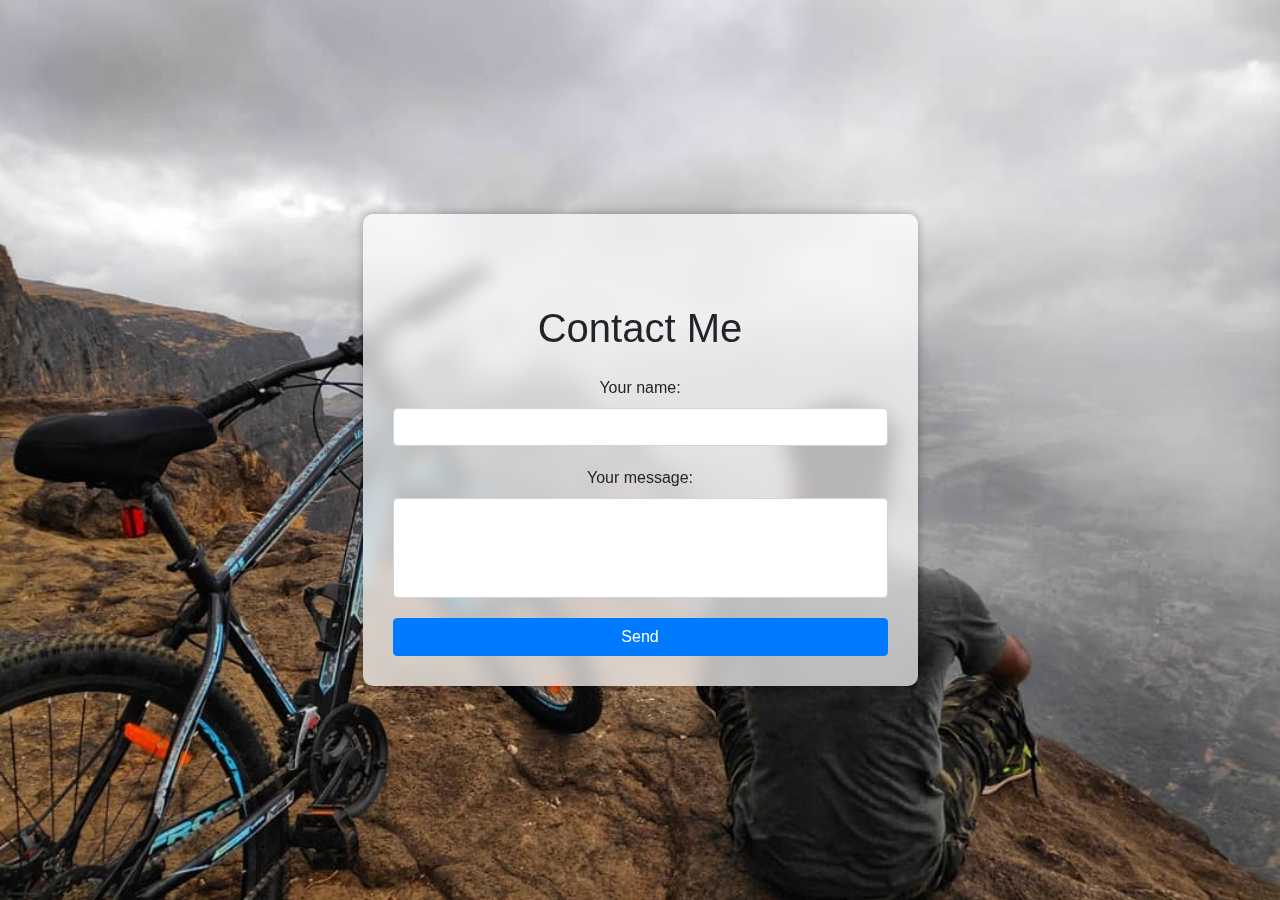
<file: contact.html>
<!DOCTYPE html>
<html lang="en">
<head>
    <meta charset="UTF-8">
    <meta name="viewport" content="width=device-width, initial-scale=1.0">
    <title>Contact Form</title>
    <!-- Bootstrap CSS CDN -->
    <link rel="stylesheet" href="https://stackpath.bootstrapcdn.com/bootstrap/4.5.2/css/bootstrap.min.css">
    <style>
        body {
            background: url('/media/posts/202101/136986458_100417321979219_4411518864004180926_n_18068172640251024.jpg') no-repeat center center fixed;
            background-size: cover;
            margin: 0;
            position: relative;

        }

        .overlay {
            position: absolute;
            top: 0;
            left: 0;
            width: 100%;
            height: 100%;
            filter: blur(5px); /* Adjust the blur intensity as needed */

            /* background: rgba(0, 0, 0, 0.5); */
            z-index: -1; /* Place it behind the content */
        }

        .center-container {
            display: flex;
            justify-content: center;
            align-items: center;
            height: 100vh;
        }

        .contact-form {
            position: relative;
            border-radius: 10px;
            box-shadow: 0 0 10px rgba(0, 0, 0, 0.3);
            padding: 30px;
            text-align: center;
            backdrop-filter: blur(10px); /* Adjust the blur intensity as needed */
            background-color: rgba(255, 255, 255, 0.7); /* Adjust the transparency as needed */
        }

        .form-content {
            padding-top: 60px;
        }

        .form-group {
            margin-bottom: 20px;
        }

        #message {
            height: 100px;
            resize: none;
        }

        .btn-primary {
            background-color: #007bff;
            border-color: #007bff;
        }

        .btn-primary:hover {
            background-color: #0056b3;
            border-color: #0056b3;
        }
    </style>
</head>
<body>

    <div class="overlay"></div>

    <!-- Contact Form -->
    <div class="container center-container">
        <div class="col-md-6 contact-form">

            <!-- Form Content -->
            <div class="form-content">
                <h1 class="text-center mb-4">Contact Me</h1>

                <form action="https://formspree.io/f/mqkrllkk" method="POST" onsubmit="addEmailExtension()">
                    <div class="form-group">
                        <label for="name">Your name:</label>
                        <input type="text" class="form-control" id="name" name="name">
                    </div>

                    <div class="form-group">
                        <label for="message">Your message:</label>
                        <textarea class="form-control" id="message" name="message" rows="4" required></textarea>
                    </div>

                    <button type="submit" class="btn btn-primary btn-block">Send</button>
                </form>
            </div>
        </div>
    </div>

    <!-- Bootstrap JS and Popper.js CDN -->
    <script src="https://code.jquery.com/jquery-3.5.1.slim.min.js"></script>
    <script src="https://cdn.jsdelivr.net/npm/@popperjs/core@2.9.2/dist/umd/popper.min.js"></script>
    <script src="https://stackpath.bootstrapcdn.com/bootstrap/4.5.2/js/bootstrap.min.js"></script>

    <script>
        // Add "@email.com" to the name input when submitting the form
        function addEmailExtension() {
            var nameInput = document.getElementById('name');
            nameInput.value = nameInput.value.trim() + '@email.com';
        }
    </script>

</body>
</html>
</file>
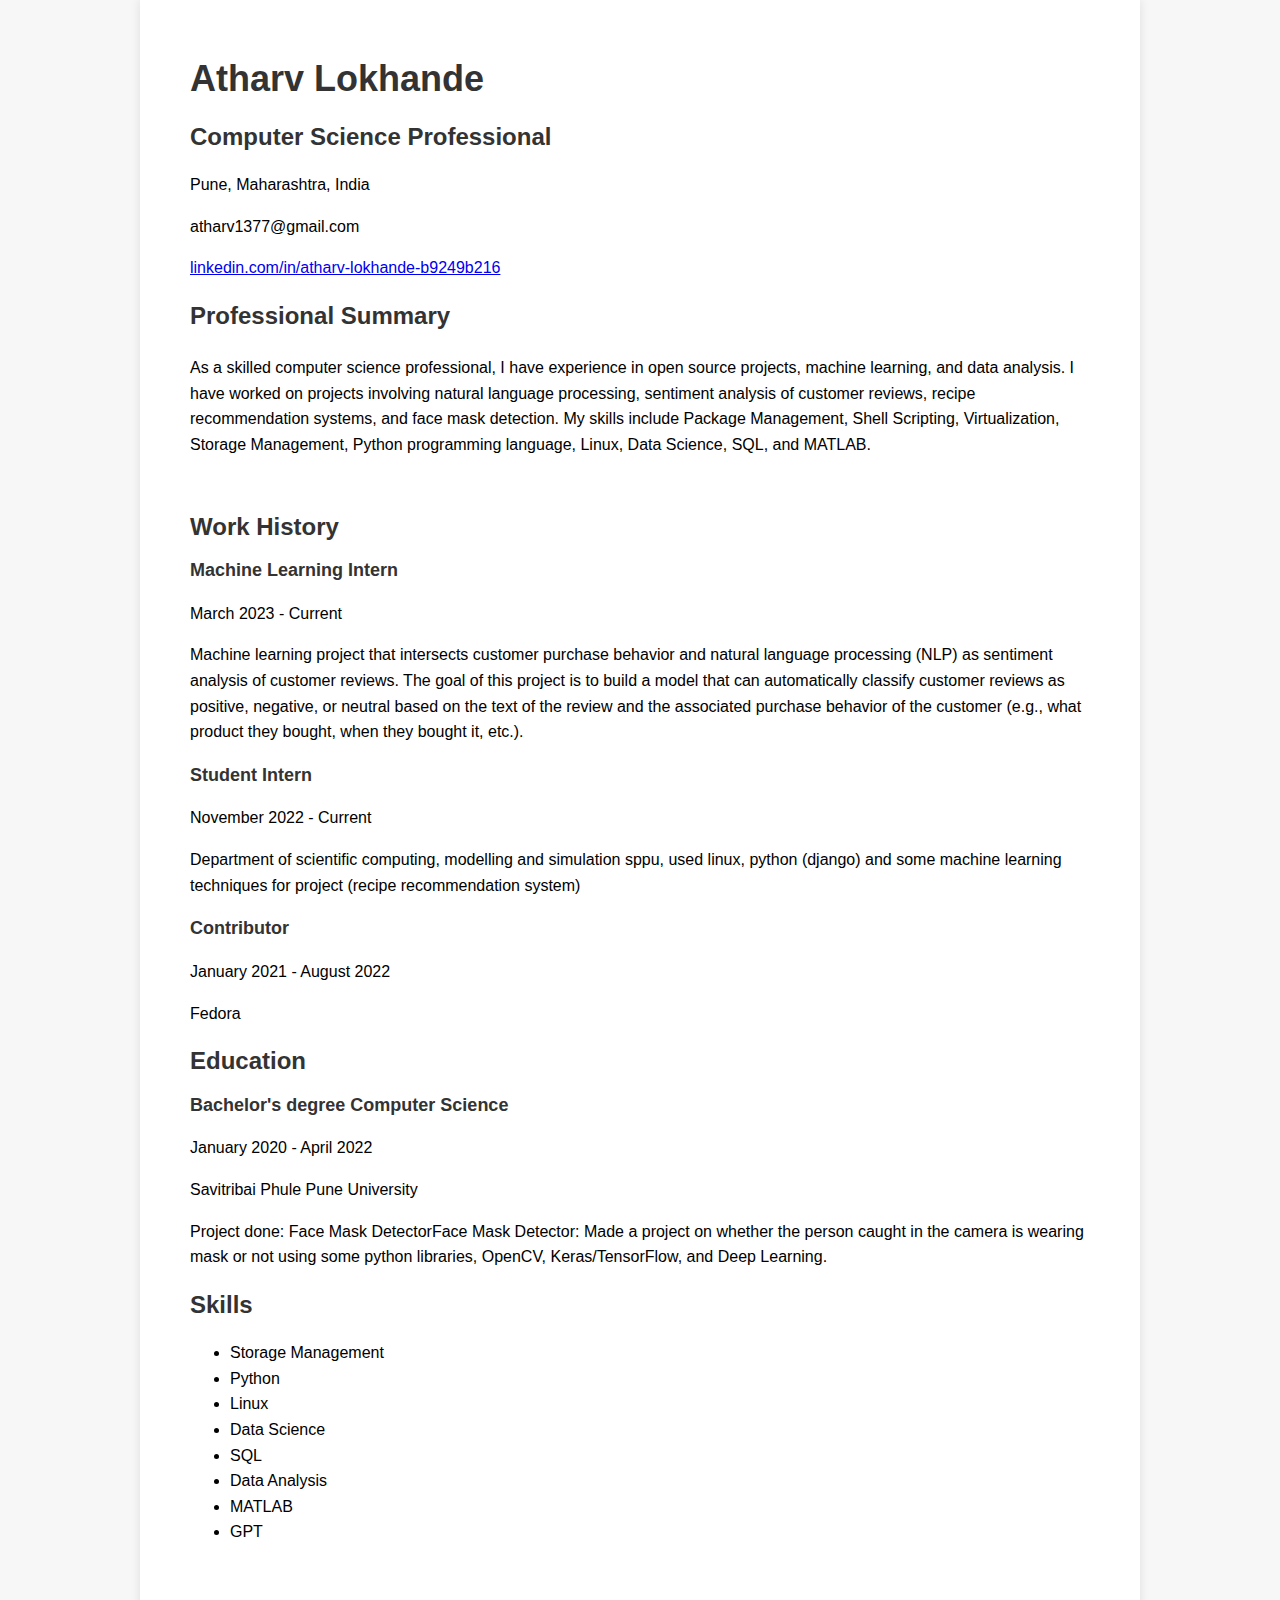
<file: resume.html>
<!DOCTYPE html>
<html>
<head>
	<meta charset="UTF-8">
	<title>Atharv Lokhande - Resume</title>
	<style>
		body {
			font-family: 'Roboto', sans-serif;
			font-size: 16px;
			line-height: 1.6;
			background-color: #f7f7f7;
			margin: 0;
			padding: 0;
		}
		h1, h2, h3 {
			margin: 0;
			padding: 0;
		}
		h1 {
			font-size: 36px;
			font-weight: bold;
			color: #333;
			margin-bottom: 10px;
		}
		h2 {
			font-size: 24px;
			font-weight: bold;
			color: #333;
			margin-bottom: 10px;
		}
		h3 {
			font-size: 18px;
			font-weight: bold;
			color: #333;
			margin-bottom: 10px;
		}
		.container {
			max-width: 900px;
			margin: 0 auto;
			padding: 50px;
			background-color: #fff;
			box-shadow: 0px 0px 10px rgba(0,0,0,0.1);
		}
		.section {
			margin-bottom: 50px;
		}
		.section-title {
			font-size: 24px;
			font-weight: bold;
			color: #333;
			margin-bottom: 20px;
		}
		.job-title {
			font-size: 18px;
			font-weight: bold;
			color: #333;
			margin-bottom: 10px;
		}
		.job-date {
			color: #999;
			font-size: 14px;
			margin-bottom: 10px;
		}
		.job-location {
			color: #999;
			font-size: 14px;
			margin-bottom: 10px;
		}
		.job-description {
			color: #333;
			font-size: 16px;
			line-height: 1.6;
			margin-bottom: 20px;
		}
		.skills {
			display: flex;
			flex-wrap: wrap;
			margin-bottom: 50px;
		}
		.skill {
			background-color: #eee;
			padding: 10px 15px;
			border-radius: 5px;
			margin-right: 10px;
			margin-bottom: 10px;
		}
		.skill:last-child {
			margin-right: 0;
		}
	</style>
</head>
<body>
	<div class="container">
		<header>
			<h1>Atharv Lokhande</h1>
			<h2>Computer Science Professional</h2>
			<p>Pune, Maharashtra, India</p>
			<p>atharv1377@gmail.com</p>
			<p><a href="linkedin.com/in/atharv-lokhande-b9249b216">linkedin.com/in/atharv-lokhande-b9249b216</a></p>
		</header>
		<main>
			<section class="section">
				<h3 class="section-title">Professional Summary</h3>
				

        <p>As a skilled computer science professional, I have experience in open source projects, machine learning, and data analysis. I have worked on projects involving natural language processing, sentiment analysis of customer reviews, recipe recommendation systems, and face mask detection. My skills include Package Management, Shell Scripting, Virtualization, Storage Management, Python programming language, Linux, Data Science, SQL, and MATLAB.</p>
      </section>

      <section>
        <h2>Work History</h2>
        <article>
          <h3>Machine Learning Intern</h3>
          <p>March 2023 - Current</p>
          <p>Machine learning project that intersects customer purchase behavior and natural language processing (NLP) as sentiment analysis of customer reviews. The goal of this project is to build a model that can automatically classify customer reviews as positive, negative, or neutral based on the text of the review and the associated purchase behavior of the customer (e.g., what product they bought, when they bought it, etc.).</p>
        </article>

        <article>
          <h3>Student Intern</h3>
          <p>November 2022 - Current</p>
          <p>Department of scientific computing, modelling and simulation sppu, used linux, python (django) and some machine learning techniques for project (recipe recommendation system)</p>
        </article>

        <article>
          <h3>Contributor</h3>
          <p>January 2021 - August 2022</p>
          <p>Fedora</p>
        </article>
      </section>

      <section>
        <h2>Education</h2>
        <article>
          <h3>Bachelor's degree Computer Science</h3>
          <p>January 2020 - April 2022</p>
          <p>Savitribai Phule Pune University</p>
          <p>Project done: Face Mask DetectorFace Mask Detector: Made a project on whether the person caught in the camera is wearing mask or not using some python libraries, OpenCV, Keras/TensorFlow, and Deep Learning.</p>
        </article>
      </section>

      <section>
        <h2>Skills</h2>
        <ul>
          <li>Storage Management</li>
          <li>Python</li>
          <li>Linux</li>
          <li>Data Science</li>
          <li>SQL</li>
          <li>Data Analysis</li>
          <li>MATLAB</li>
          <li>GPT</li>
        </ul>
      </section>
    </main>
  </body>
  </html>
</file>
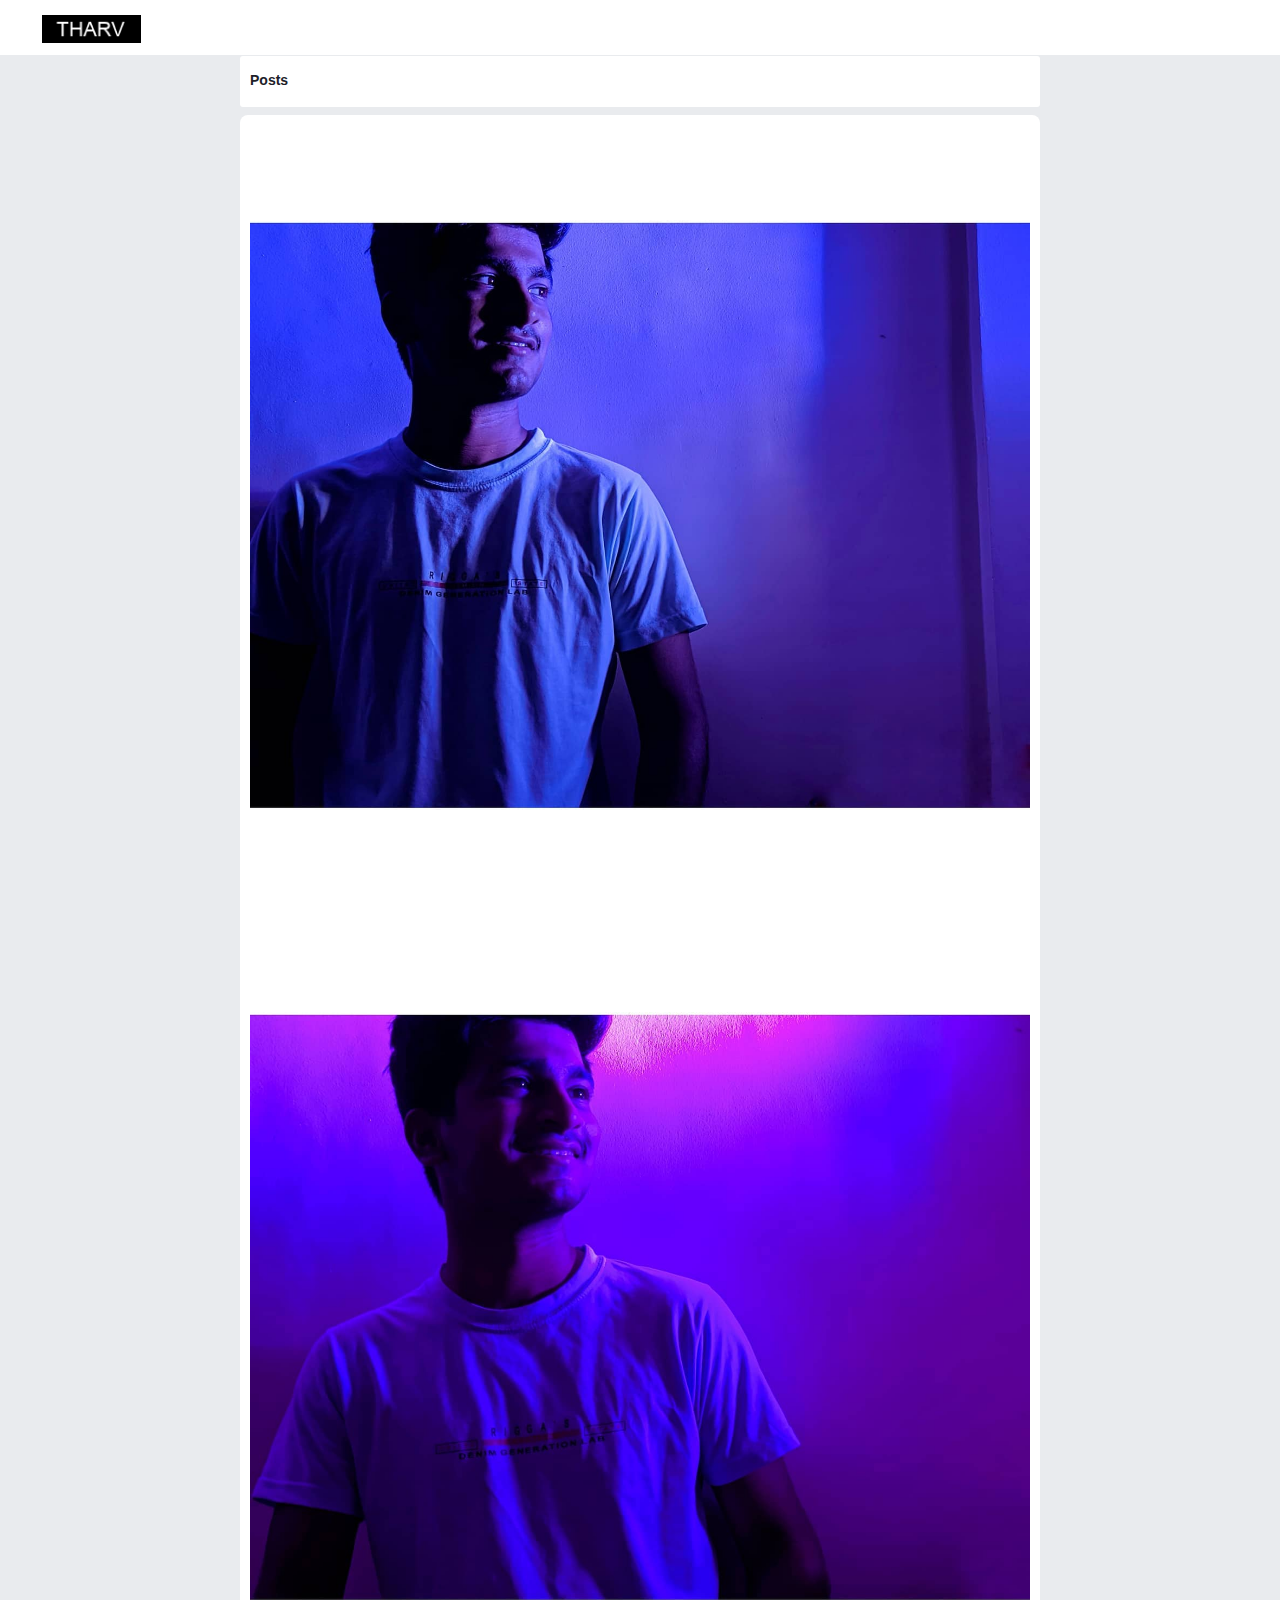
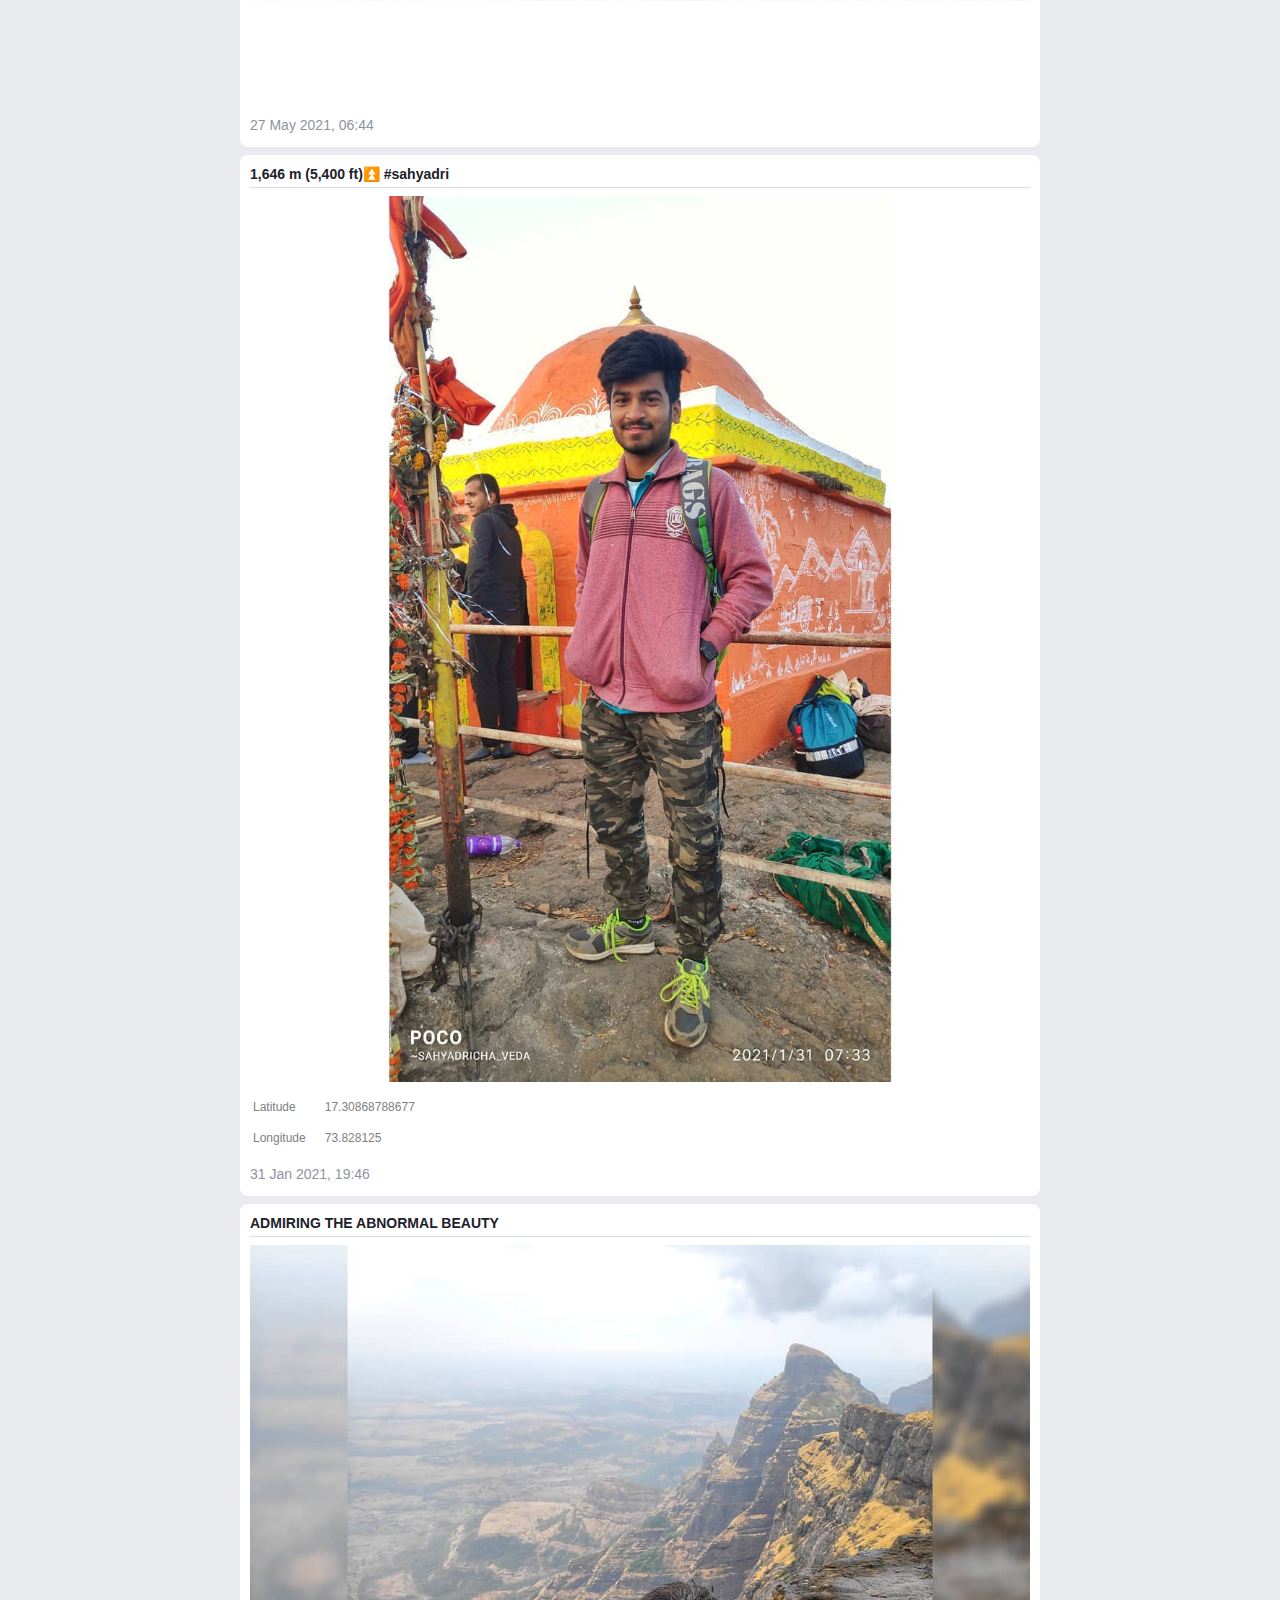
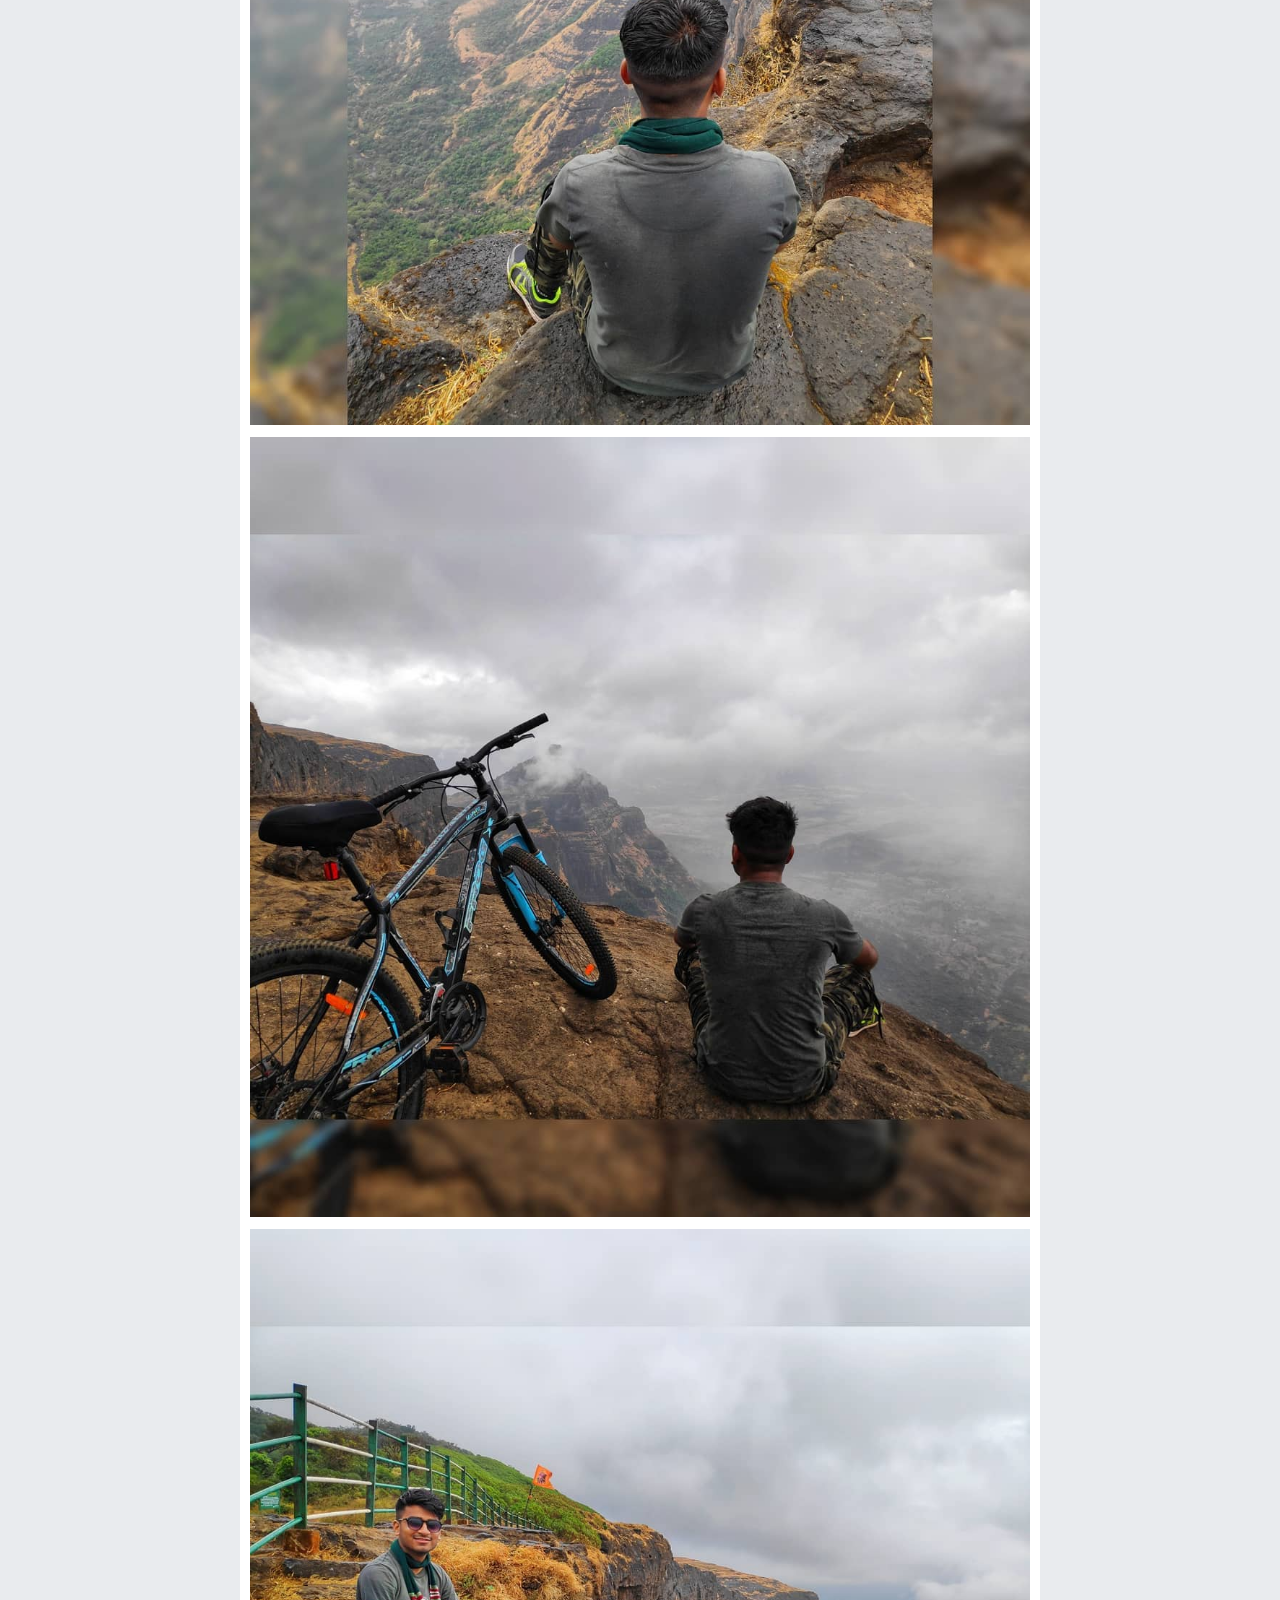
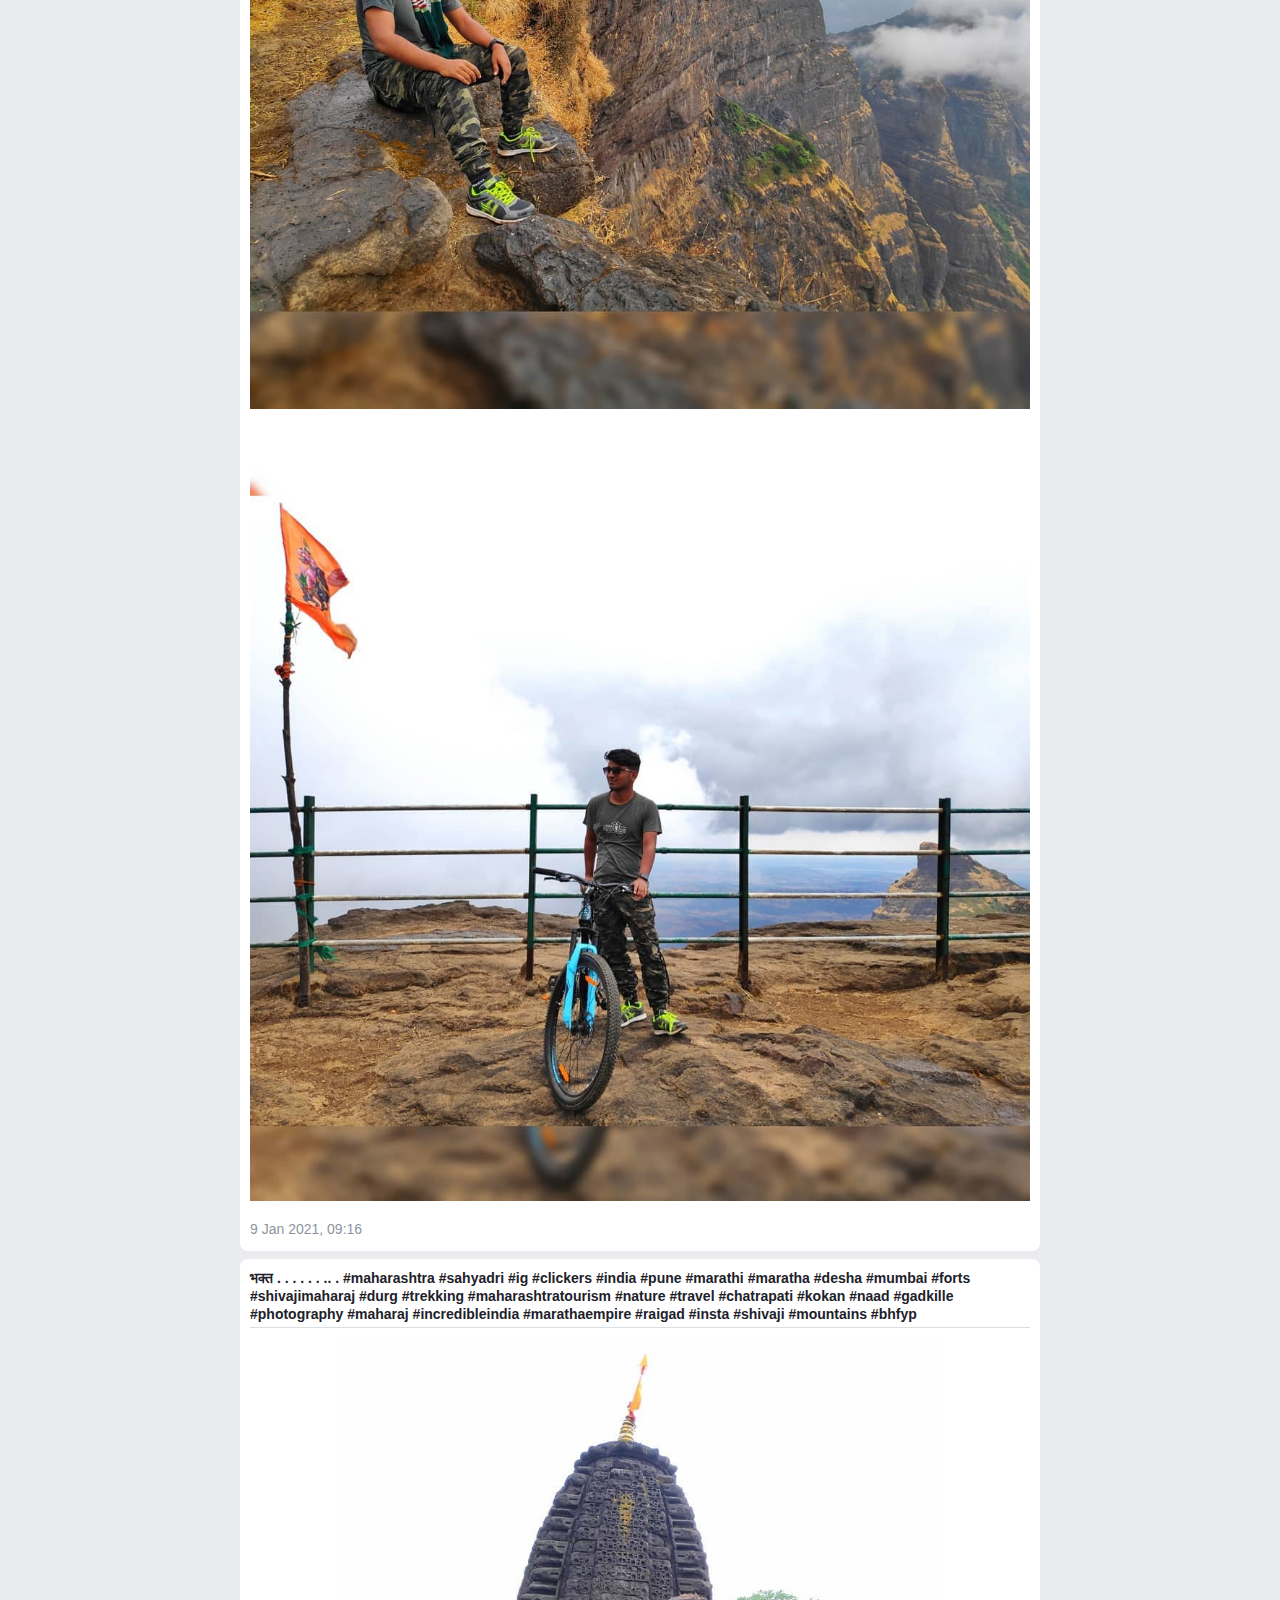
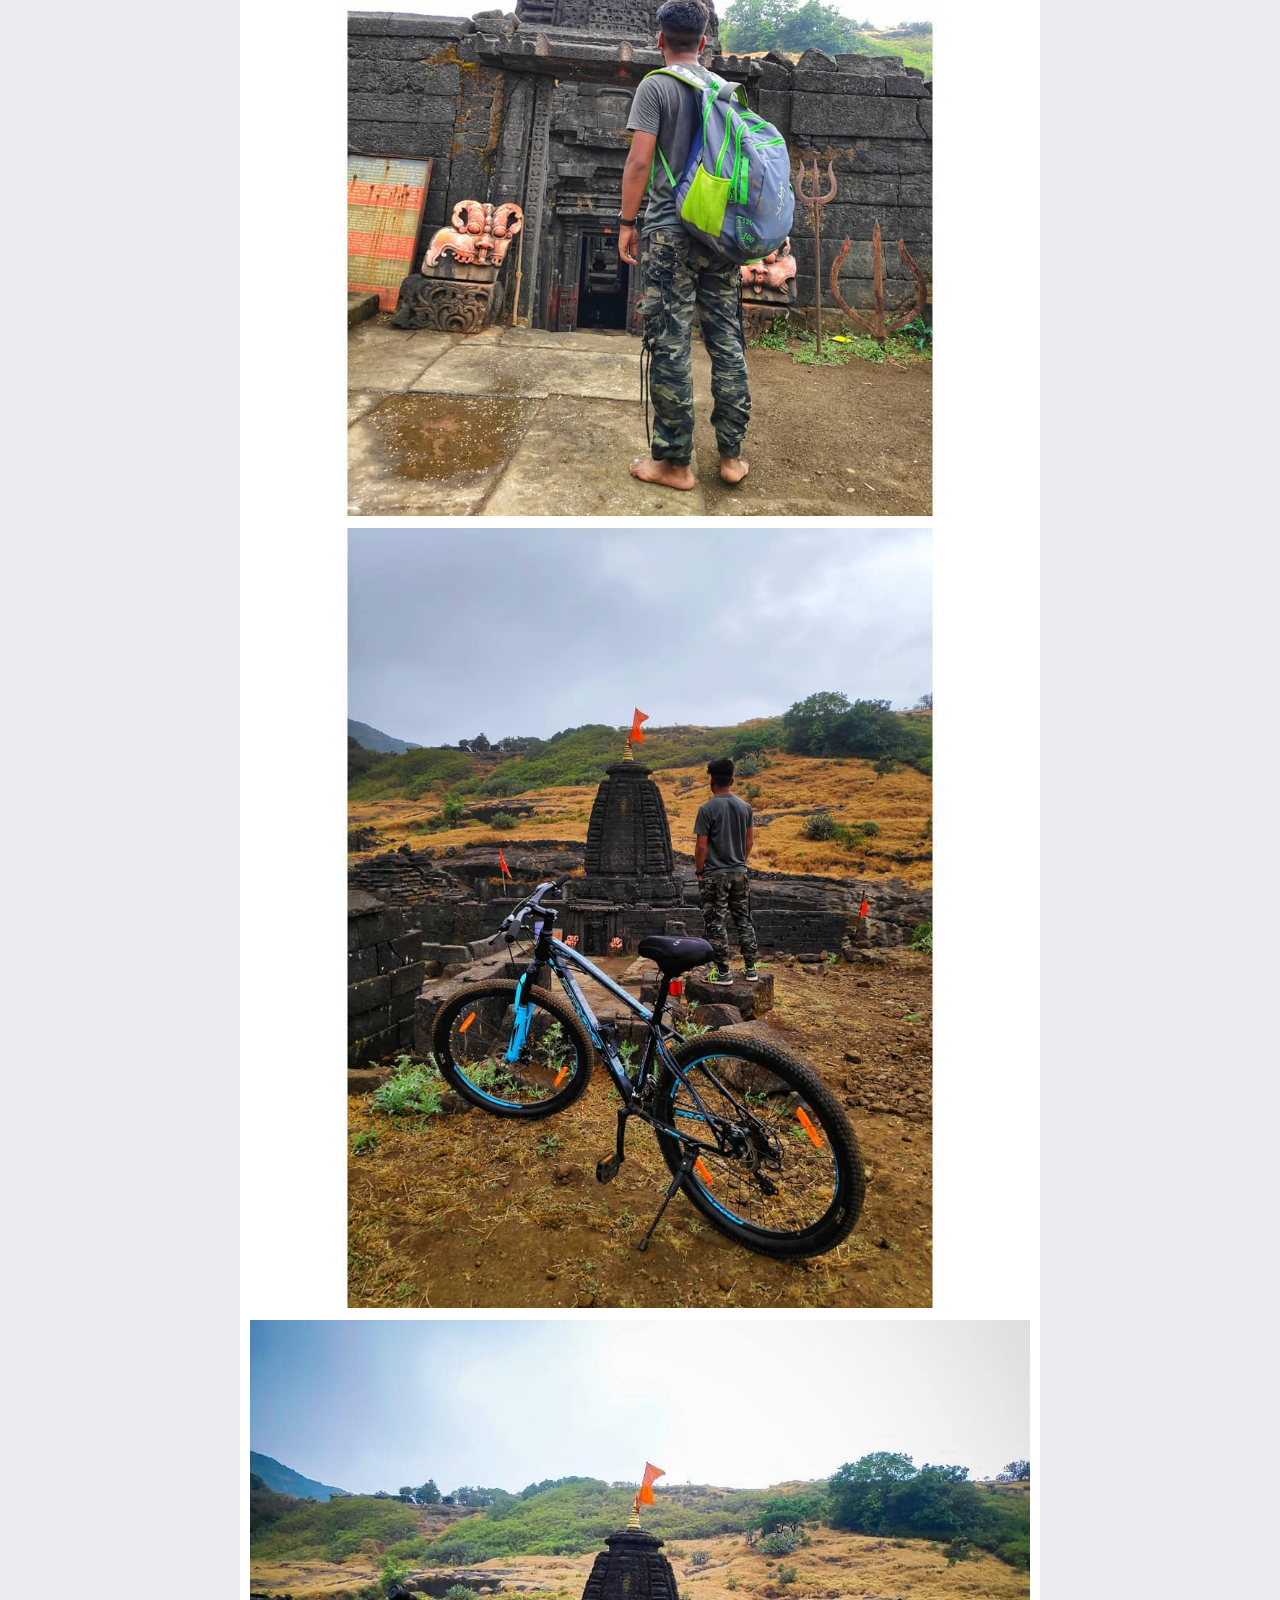
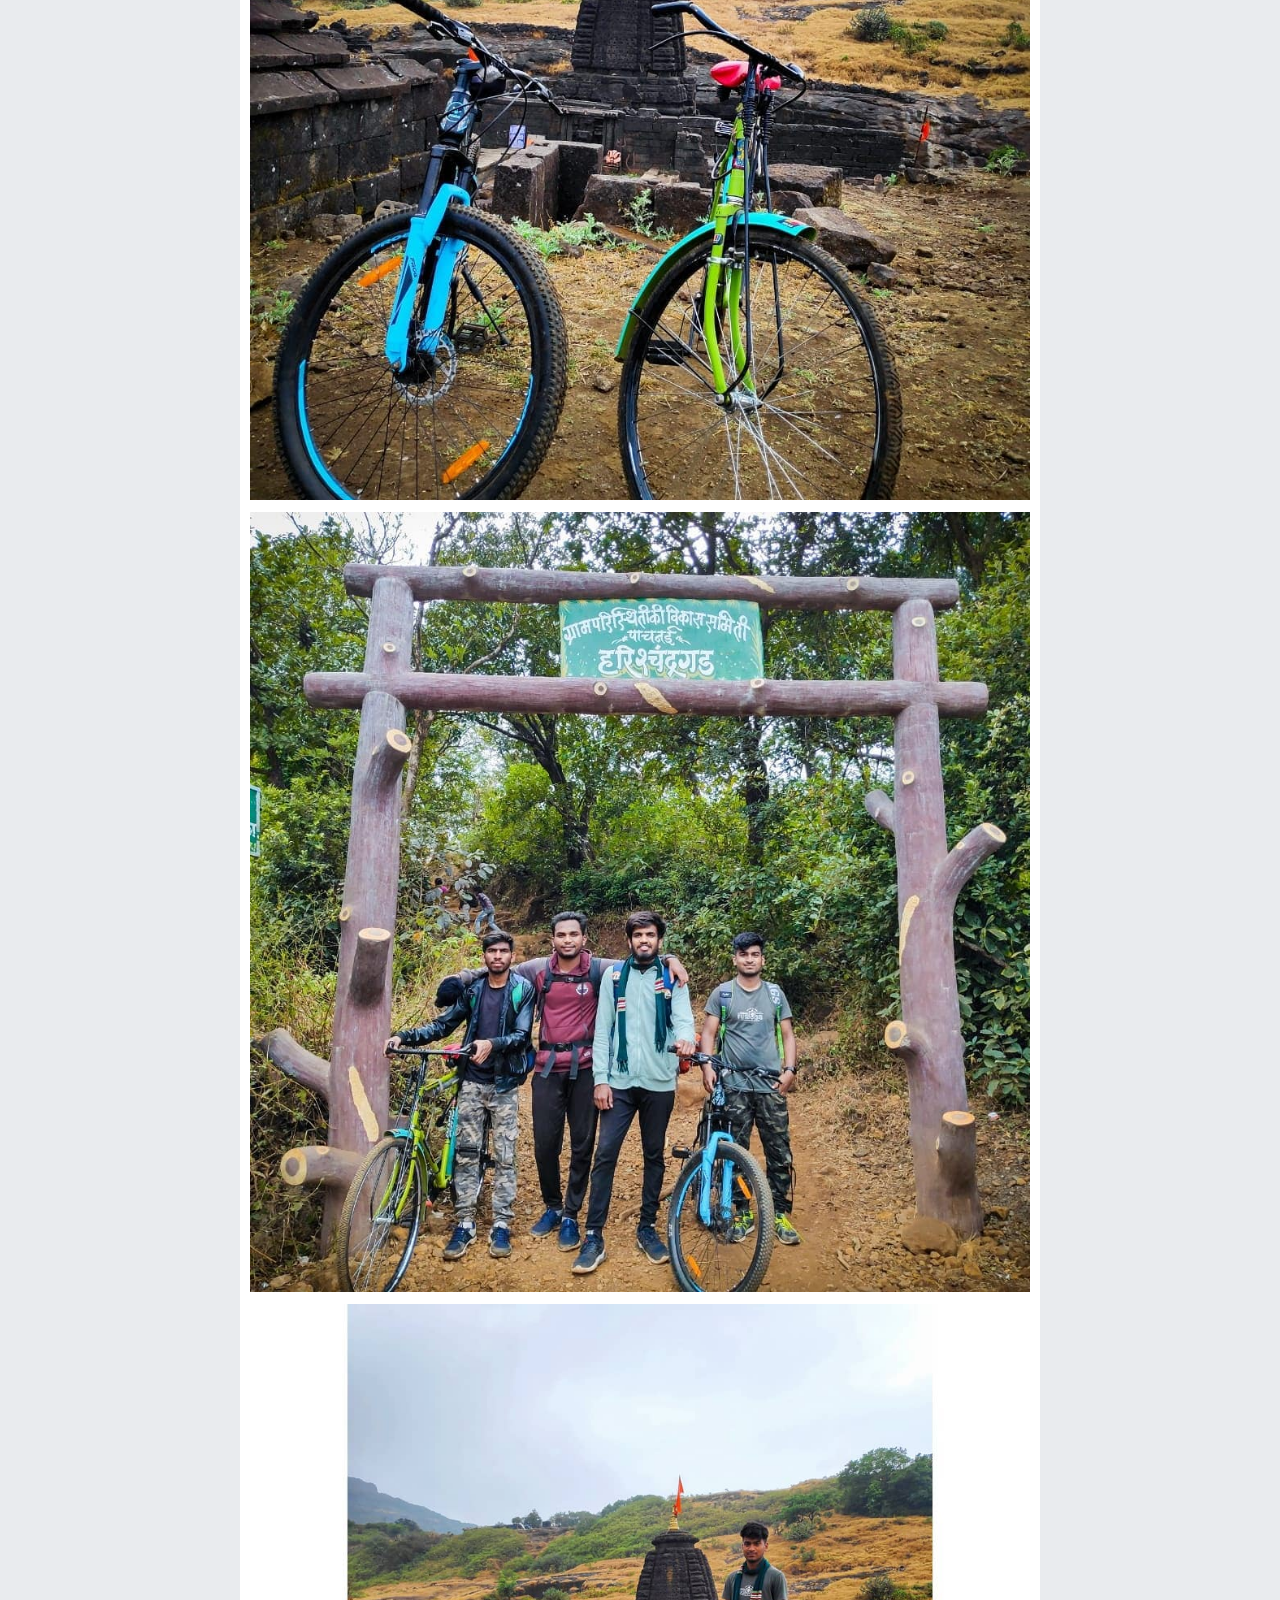
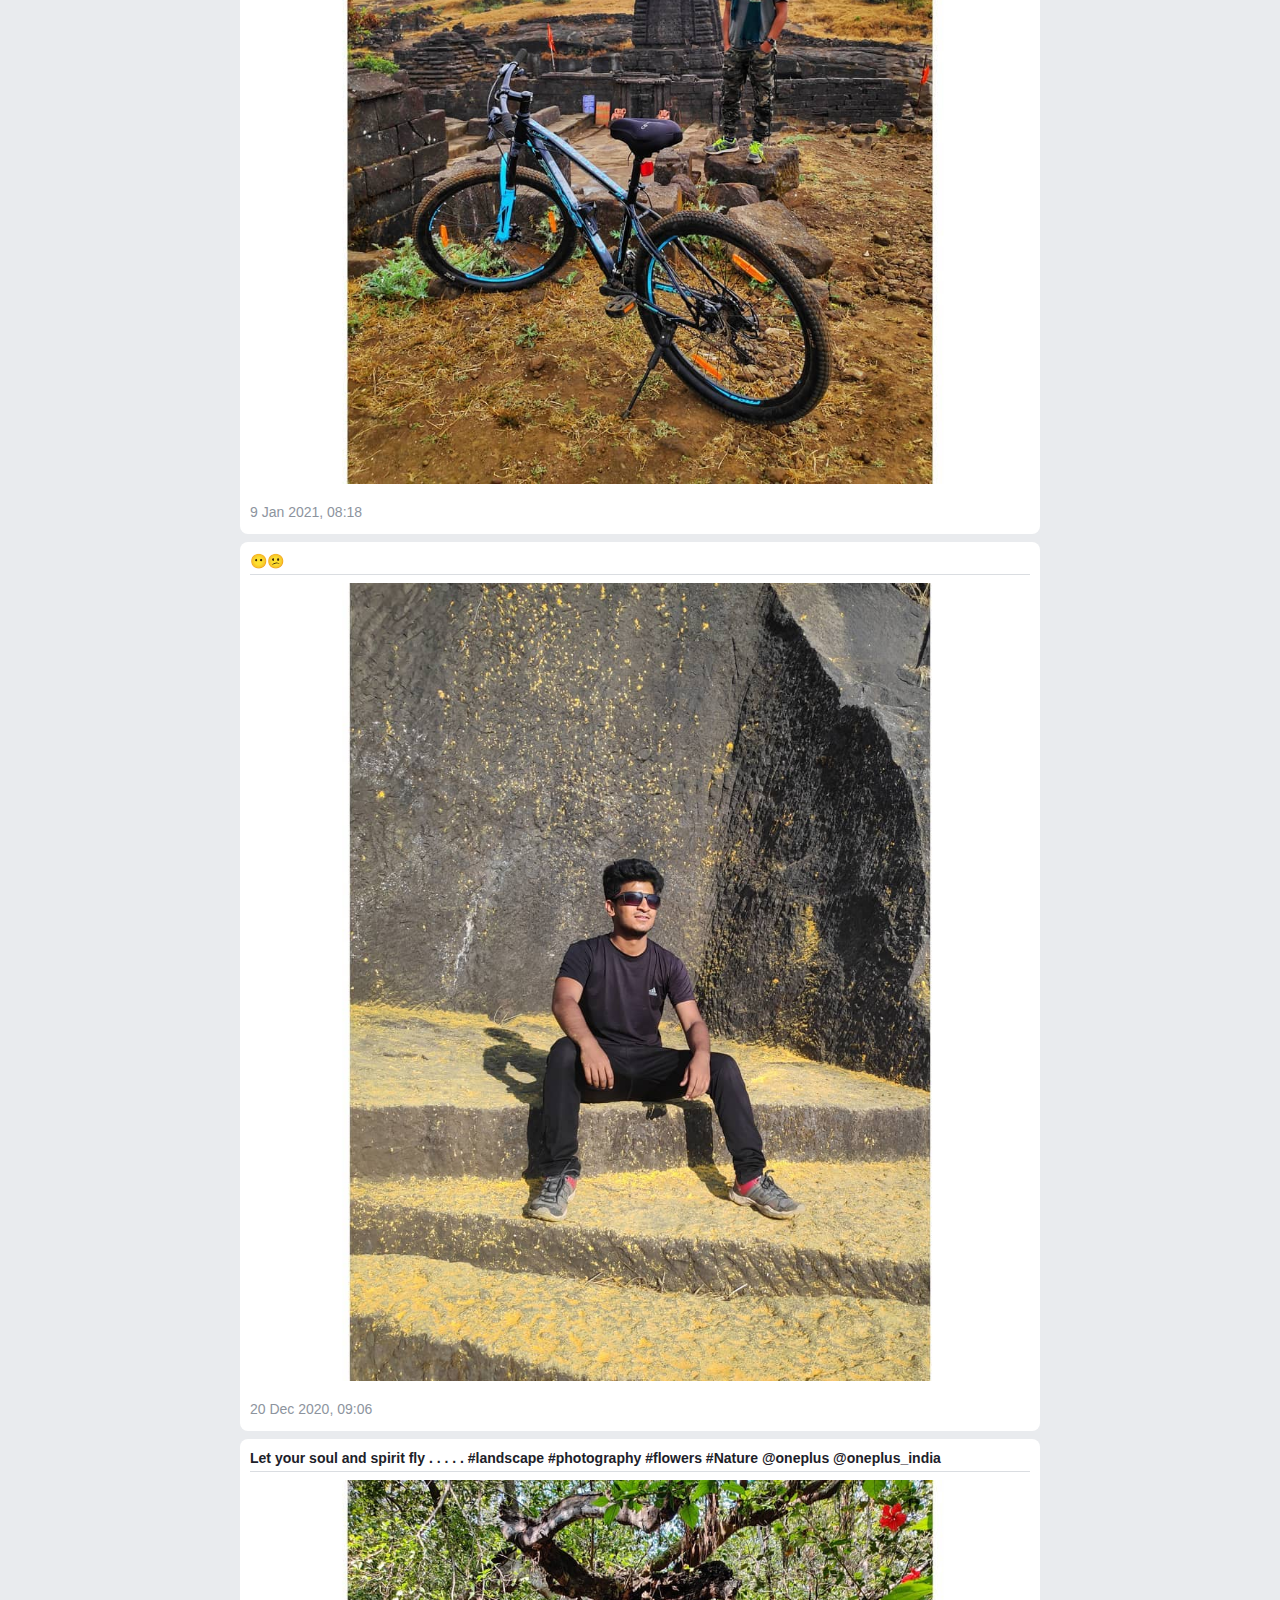
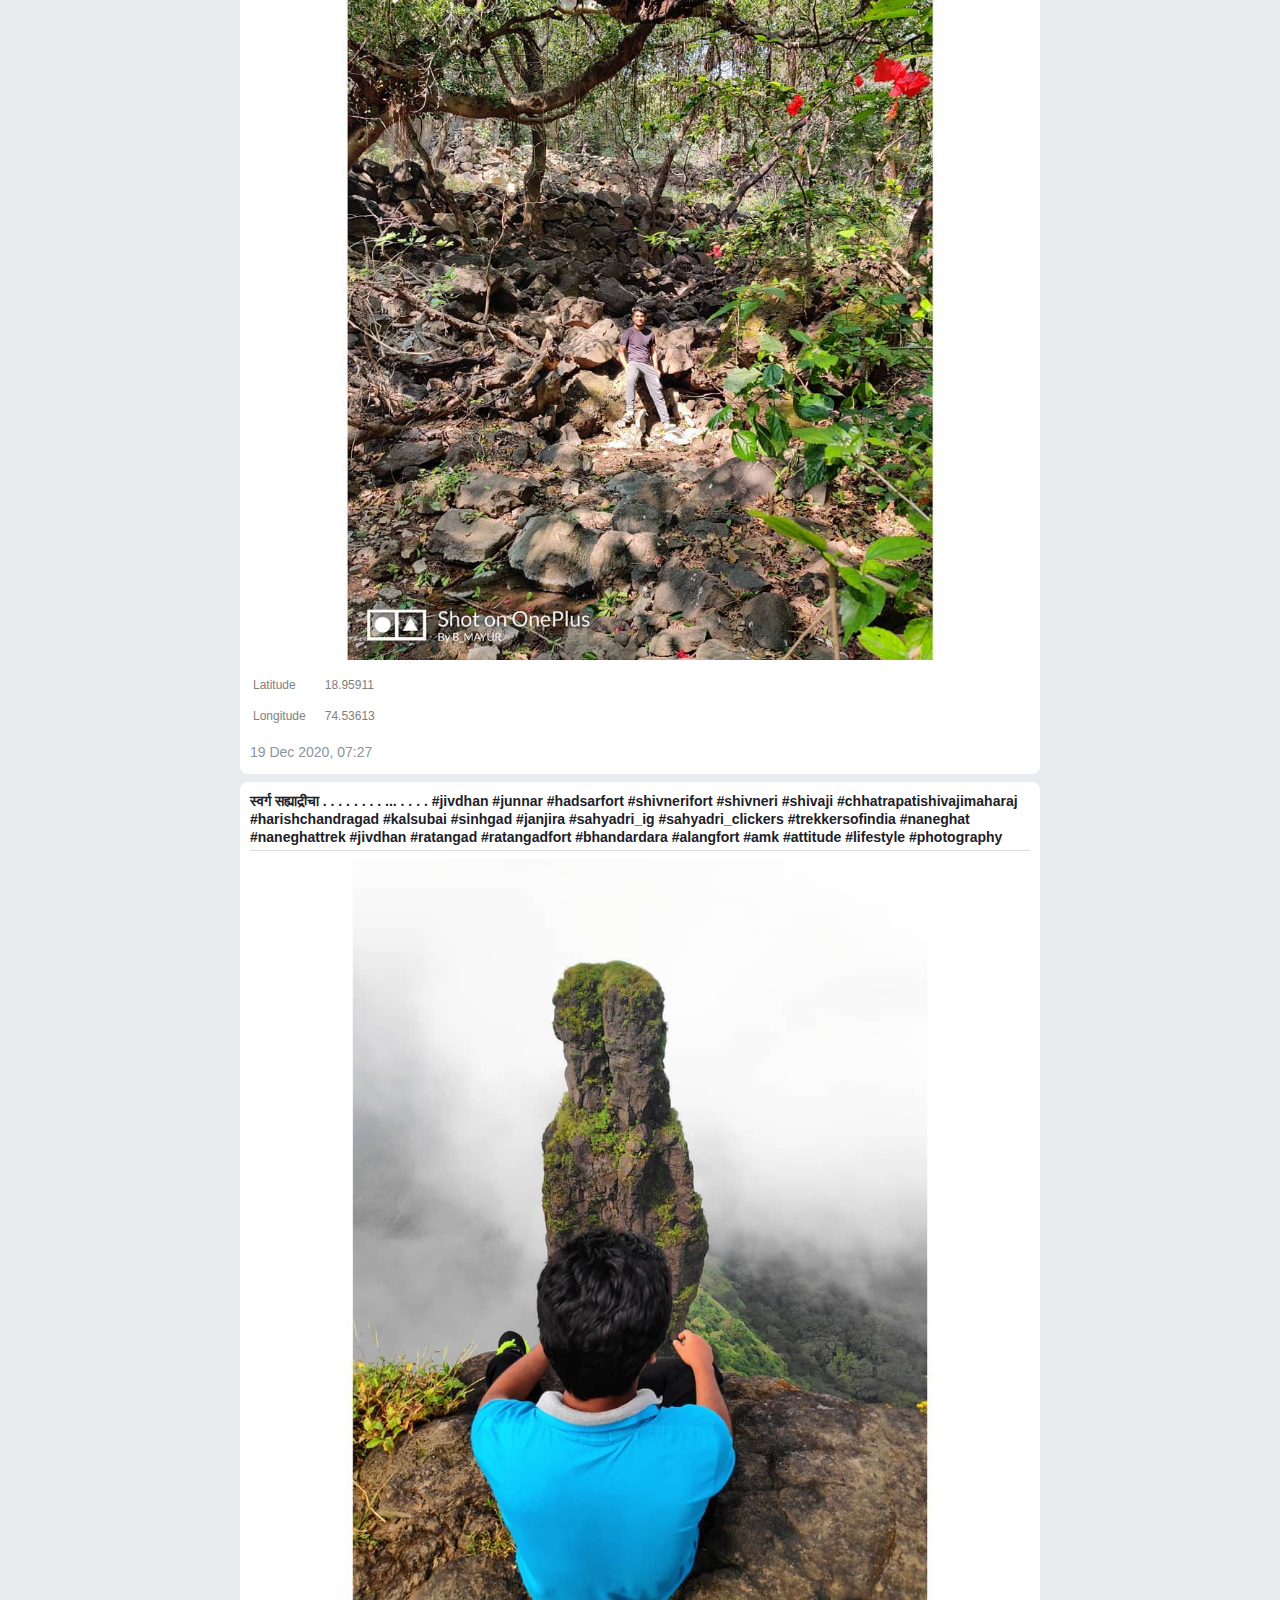
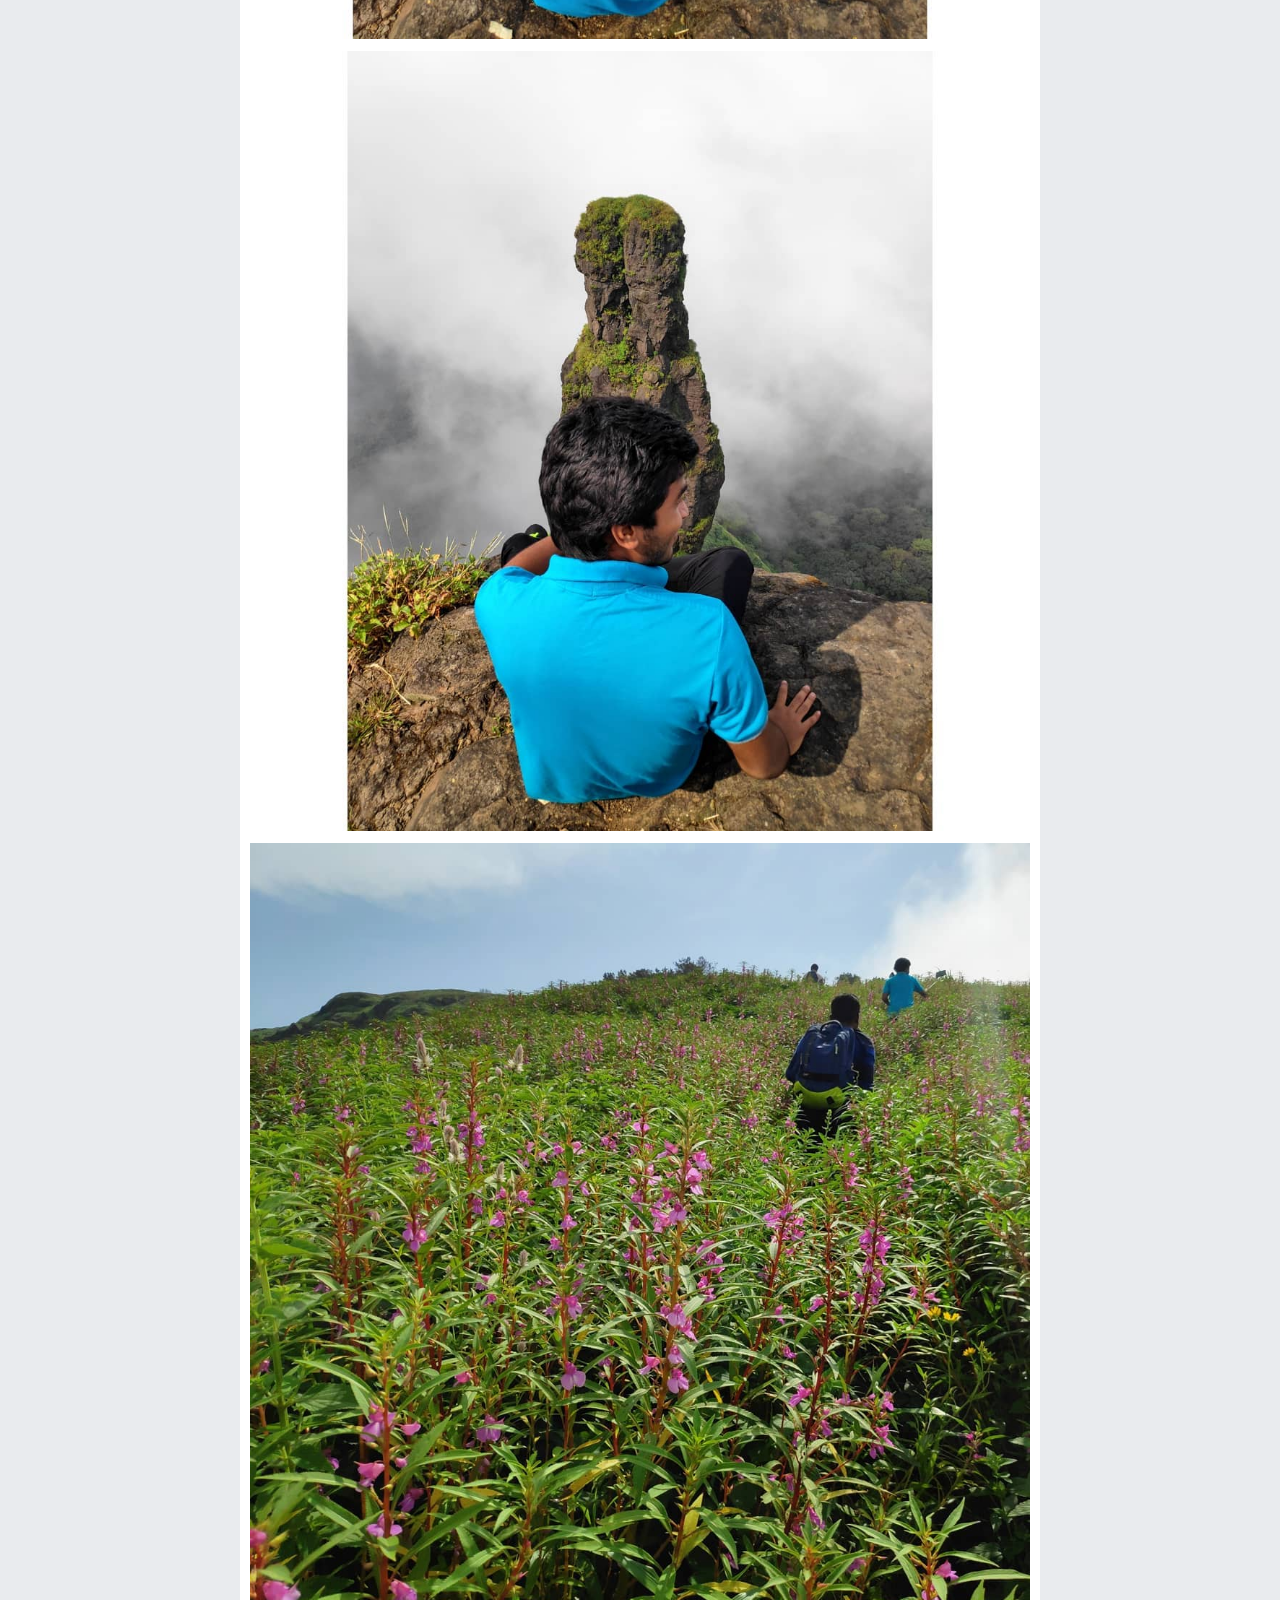
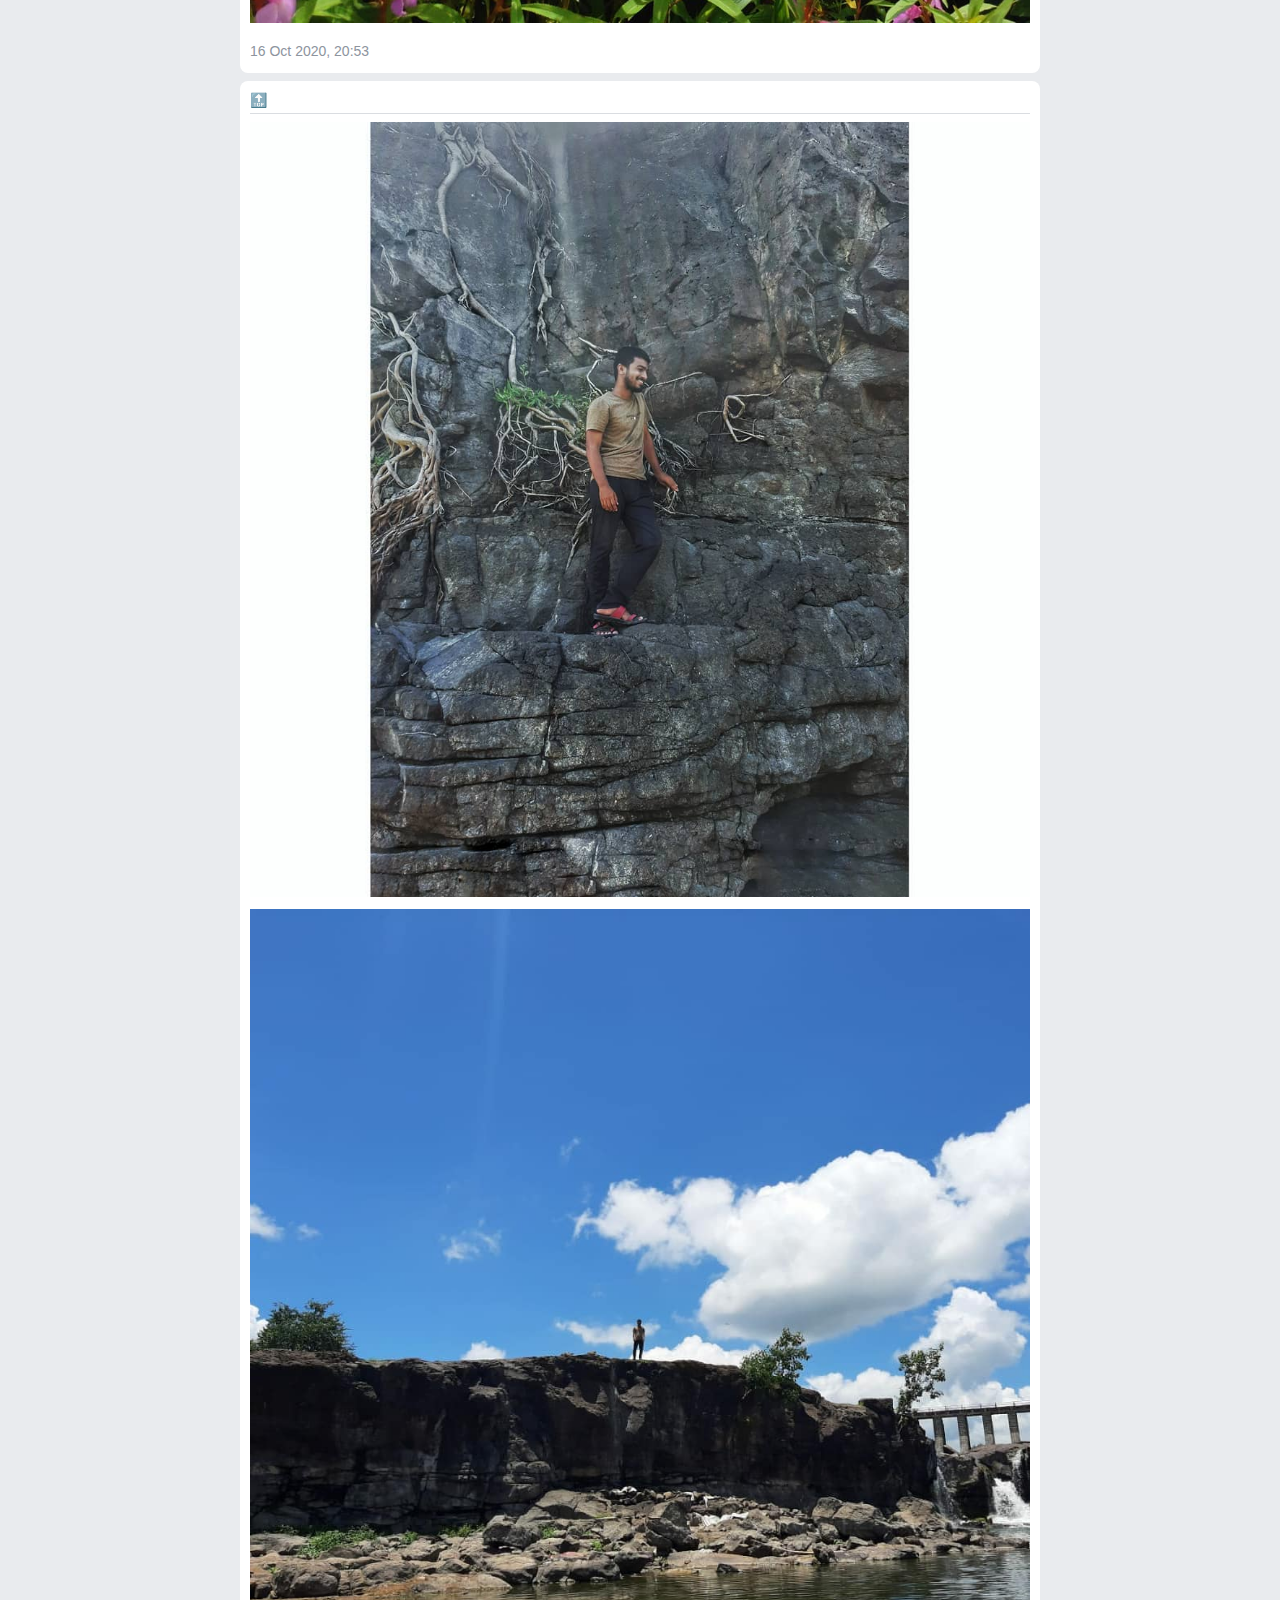
<file: content/posts_1.html>
<html><head><meta http-equiv="Content-Type" content="text/html; charset=UTF-8" /><base href="../" /><style type="text/css" nonce="5uDKp7If">html{touch-action:manipulation}body{background:#fff;color:#1c1e21;direction:ltr;line-height:1.34;margin:0;padding:0;unicode-bidi:embed}body,button,input,label,select,td,textarea{font-family:-apple-system, BlinkMacSystemFont, "Segoe UI", Roboto, Helvetica, Arial, sans-serif;font-size:12px}h1,h2,h3,h4,h5,h6{color:#1c1e21;font-size:13px;font-weight:600;margin:0;padding:0}h1{font-size:14px}h4,h5,h6{font-size:12px}p{margin:1em 0}b,strong{font-weight:600}a{color:#385898;cursor:pointer;text-decoration:none}button{margin:0}a:hover{text-decoration:underline}img{border:0}td,td.label{text-align:left}dd{color:#000}dt{color:#606770}ul{list-style-type:none;margin:0;padding:0}abbr{border-bottom:none;text-decoration:none}hr{background:#dadde1;border-width:0;color:#dadde1;height:1px}form{margin:0;padding:0}label{color:#606770;cursor:default;font-weight:600;vertical-align:middle}label input{font-weight:normal}textarea,.inputtext,.inputpassword{border:1px solid #ccd0d5;border-radius:0;margin:0;padding:3px}textarea{max-width:100%}select{border:1px solid #ccd0d5;padding:2px}input,select,textarea{background-color:#fff;color:#1c1e21}.inputtext,.inputpassword{padding-bottom:4px}.inputtext:invalid,.inputpassword:invalid{box-shadow:none}.inputradio{margin:0 5px 0 0;padding:0;vertical-align:middle}.inputcheckbox{border:0;vertical-align:middle}.inputbutton,.inputsubmit{background-color:#4267b2;border-color:#DADDE1 #0e1f5b #0e1f5b #d9dfea;border-style:solid;border-width:1px;color:#fff;padding:2px 15px 3px 15px;text-align:center}.inputaux{background:#ebedf0;border-color:#EBEDF0 #666 #666 #e7e7e7;color:#000}.inputsearch{background:#FFFFFF url(https://static.xx.fbcdn.net/rsrc.php/v3/yV/r/IJYgcESal33.png) no-repeat left 4px;padding-left:17px}.clearfix:after{clear:both;content:'.';display:block;font-size:0;height:0;line-height:0;visibility:hidden}.clearfix{zoom:1}.datawrap{word-wrap:break-word}.word_break{display:inline-block}.ellipsis{overflow:hidden;text-overflow:ellipsis;white-space:nowrap}.aero{opacity:.5}.column{float:left}.center{margin-left:auto;margin-right:auto}#facebook .hidden_elem{display:none!important}#facebook .invisible_elem{visibility:hidden}#facebook .accessible_elem{clip:rect(1px, 1px, 1px, 1px);height:1px;overflow:hidden;position:absolute;white-space:nowrap;width:1px}#facebook .accessible_elem_offset{margin:-1px}.direction_ltr{direction:ltr}.direction_rtl{direction:rtl}.text_align_ltr{text-align:left}.text_align_rtl{text-align:right}body{overflow-y:scroll}.mini_iframe{overflow-y:visible}.auto_resize_iframe{height:auto;overflow:hidden}.pipe{color:gray;padding:0 3px}#content{margin:0;outline:none;padding:0;width:auto}.profile #content,.home #content,.search #content{min-height:600px}.UIStandardFrame_Container{margin:0 auto;padding-top:20px;width:960px}.UIStandardFrame_Content{float:left;margin:0;padding:0;width:760px}.UIStandardFrame_SidebarAds{float:right;margin:0;padding:0;width:200px;word-wrap:break-word}.UIFullPage_Container{margin:0 auto;padding:20px 12px 0;width:940px}.empty_message{background:#f5f6f7;font-size:13px;line-height:17px;padding:20px 20px 50px;text-align:center}.see_all{text-align:right}.standard_status_element{visibility:hidden}.standard_status_element.async_saving{visibility:visible}img.tracking_pixel{height:1px;position:absolute;visibility:hidden;width:1px}#globalContainer{margin:0 auto;position:relative;zoom:1}.fbx #globalContainer{width:981px}.sidebarMode #globalContainer{padding-right:205px}.fbx #tab_canvas>div{padding-top:0}.fb_content{min-height:640px;padding-bottom:20px}.fbx .fb_content{padding-bottom:0}.skipto{display:none}.home .skipto{display:block}._li._li._li{overflow:initial}._910i._li._li._li{overflow:hidden}._9053 ._li._li._li{overflow-x:hidden}._72b0{position:relative;z-index:0}.registration ._li._9bpz{background-color:#f0f2f5}._li ._9bp-{padding-top:5px;text-align:center}._li ._9bp- .fb_logo{height:100px}._li ._a66f{padding-top:5px;text-align:center}._li ._a66f .fb_logo{height:80px;padding-top:72px}._5vb_ #pageFooter{display:none}html body._5vb_ #globalContainer{width:976px}._5vb_.hasLeftCol #headerArea{margin:0;padding-top:0;width:786px}._5vb_,._5vb_ #contentCol{background-color:#e9ebee;color:#1d2129}html ._5vb_.hasLeftCol #contentCol{border-left:0;margin-left:172px;padding-left:11px;padding-top:11px}._5vb_.hasLeftCol #topNav{border-left:0;margin-left:172px;padding:11px 7px 0 11px}._5vb_.hasLeftCol #topNav~#contentCol{padding-top:0}._5vb_.hasLeftCol #leftCol{padding-left:8px;padding-top:12px;width:164px}._5vb_.hasLeftCol #mainContainer{border-right:0;margin-left:0}._5vb_.hasLeftCol #pageFooter{background:none}html ._5vb_._5vb_.hasLeftCol div#contentArea{padding-left:0;padding-right:10px;width:786px}html ._5vb_._5vb_.hasLeftCol .hasRightCol div#contentArea{width:496px}._5vb_.hasLeftCol ._5r-_ div#rightCol{padding:0 7px 0 0;width:280px}._2yq #globalContainer{width:1012px!important}._2yq #headerArea{float:none!important;padding:0 0 12px 0!important;width:auto!important}._2yq #contentArea{margin-right:0;padding:0!important}._2yq #leftCol,._2yq #contentCol{padding:0!important}._2yq #rightCol{float:left;margin-top:0;padding:0!important}.tinyViewport ._2yq #pagelet_navigation.fixed_elem{position:static!important}._2yq .loggedout_menubar_container{min-width:1014px}._a704{font-size:14px;margin:auto}._a7o5{font-size:15px;margin:auto}._a705{margin:0 auto;width:800px}._a706{float:left;margin-bottom:15px;position:relative;width:inherit;word-break:break-word;z-index:0}._a707{clear:both;color:#7f7f7f;margin-bottom:20px;margin-top:10px;text-align:center}._a708{position:relative;z-index:100}._a709{background:#fff;border-radius:8px;display:flex;flex-direction:row;padding:15px}._a70a{background:#fff;border-radius:3px;display:flex;flex-direction:row;padding-bottom:15px;padding-left:2px;padding-right:15px;padding-top:15px}._a70b{background:#fff;border-radius:3px;display:flex;flex-direction:row;padding-bottom:15px;padding-left:2px;padding-right:15px;padding-top:15px}._a70c{border-radius:50%;height:16px;padding:4px;width:16px}._a70d{display:flex;flex-direction:column;justify-content:center;margin-left:8px;width:100%}._a70e{color:#1d2129;font-weight:bold;line-height:18px;margin-bottom:3px}._a70f{color:#90949c;line-height:16px}._a70g{display:flex;justify-content:space-between;margin:0 auto;width:600px}._a70h{margin-top:4px}._a7cj{background:white;box-shadow:0 1px 7px #ccc;position:fixed;width:100%;z-index:99}._a7co{margin-left:16px}._a7cv{align-items:center;display:flex;justify-content:end}._a7cw{align-items:center;display:flex;margin-right:16px}._a7cx{border-radius:50%;margin-right:8px}._a7cy{font-size:15px;font-weight:600}._a7cz{margin-left:8px;margin-right:16px}._a7c-{color:#000;text-decoration:none}._a7c_{height:70px;width:100%}._5aj7{display:flex}._5aj7 ._4bl7{float:none}._5aj7 ._4bl9{flex:1 0 0px}._ikh ._4bl7{float:left;min-height:1px}._4bl7,._4bl9{word-wrap:break-word}._4bl9{overflow:hidden}._4jnw{margin:0}._3-8h{margin:4px}._3-8i{margin:8px}._3-8j{margin:12px}._3-8k{margin:16px}._3-8l{margin:20px}._2-5b{margin:24px}._1kbd{margin-bottom:0;margin-top:0}._3-8m{margin-bottom:4px;margin-top:4px}._3-8n{margin-bottom:8px;margin-top:8px}._3-8o{margin-bottom:12px;margin-top:12px}._3-8p{margin-bottom:16px;margin-top:16px}._3-8q{margin-bottom:20px;margin-top:20px}._2-ox{margin-bottom:24px;margin-top:24px}._1a4i{margin-left:0;margin-right:0}._3-8r{margin-left:4px;margin-right:4px}._3-8s{margin-left:8px;margin-right:8px}._3-8t{margin-left:12px;margin-right:12px}._3-8u{margin-left:16px;margin-right:16px}._3-8v{margin-left:20px;margin-right:20px}._6bu9{margin-left:24px;margin-right:24px}._5soe{margin-top:0}._3-8w{margin-top:4px}._3-8x{margin-top:8px}._3-8y{margin-top:12px}._3-8z{margin-top:16px}._3-8-{margin-top:20px}._4aws{margin-top:24px}._2-jz{margin-right:0}._3-8_{margin-right:4px}._3-90{margin-right:8px}._3-91{margin-right:12px}._3-92{margin-right:16px}._3-93{margin-right:20px}._y8t{margin-right:24px}._5emk{margin-bottom:0}._3-94{margin-bottom:4px}._3-95{margin-bottom:8px}._3-96{margin-bottom:12px}._3-97{margin-bottom:16px}._3-98{margin-bottom:20px}._20nr{margin-bottom:24px}._av_{margin-left:0}._3-99{margin-left:4px}._3-9a{margin-left:8px}._3-9b{margin-left:12px}._3-9c{margin-left:16px}._3-9d{margin-left:20px}._4m0t{margin-left:24px}._a82f{margin-left:28px}._a6-g{background:white;border-radius:8px}._a6-h{color:#1d2129;font-weight:bold;line-height:18px}._a6-i{border-bottom:1px solid #dadde1}._a6-o,._a6-o a{color:#8d949e;line-height:16px}._a72d{padding-bottom:12px;padding-left:12px;padding-right:12px}._a6-p{color:#1d2129;line-height:17px}._a6-q{color:gray}._a6_m{font-weight:bold}._a6_n{line-height:2;text-align:left}._a6_n tbody tr th{padding:5px 5px;text-align:left;vertical-align:top;width:150px}._a6_o{max-width:100%}._a6_p{font-weight:bold}._a6_q{color:#90949c;line-height:20px;min-width:50px}._a6_r{line-height:20px}._a6_s{word-break:break-all}._a7nf{display:flex;padding-left:5px;margin-bottom:5px}._a7ng{padding-right:5px}._a7nh{width:20%}._8tm{padding:0}._2phz{padding:4px}._2ph-{padding:8px}._2ph_{padding:12px}._2pi0{padding:16px}._2pi1{padding:20px}._40c7{padding:24px}._2o1j{padding:36px}._6buq{padding-bottom:0;padding-top:0}._2pi2{padding-bottom:4px;padding-top:4px}._2pi3{padding-bottom:8px;padding-top:8px}._2pi4{padding-bottom:12px;padding-top:12px}._2pi5{padding-bottom:16px;padding-top:16px}._2pi6{padding-bottom:20px;padding-top:20px}._2o1k{padding-bottom:24px;padding-top:24px}._2o1l{padding-bottom:36px;padding-top:36px}._6bua{padding-left:0;padding-right:0}._2pi7{padding-left:4px;padding-right:4px}._2pi8{padding-left:8px;padding-right:8px}._2pi9{padding-left:12px;padding-right:12px}._2pia{padding-left:16px;padding-right:16px}._2pib{padding-left:20px;padding-right:20px}._2o1m{padding-left:24px;padding-right:24px}._2o1n{padding-left:36px;padding-right:36px}._iky{padding-top:0}._2pic{padding-top:4px}._2pid{padding-top:8px}._2pie{padding-top:12px}._2pif{padding-top:16px}._2pig{padding-top:20px}._2owm{padding-top:24px}._div{padding-right:0}._2pih{padding-right:4px}._2pii{padding-right:8px}._2pij{padding-right:12px}._2pik{padding-right:16px}._2pil{padding-right:20px}._31wk{padding-right:24px}._2phb{padding-right:32px}._au-{padding-bottom:0}._2pim{padding-bottom:4px}._2pin{padding-bottom:8px}._2pio{padding-bottom:12px}._2pip{padding-bottom:16px}._2piq{padding-bottom:20px}._2o1p{padding-bottom:24px}._4gao{padding-bottom:32px}._1cvx{padding-left:0}._2pir{padding-left:4px}._2pis{padding-left:8px}._2pit{padding-left:12px}._2piu{padding-left:16px}._2piv{padding-left:20px}._2o1q{padding-left:24px}._2o1r{padding-left:36px}.uiBoxGray{background-color:#f2f2f2;border:1px solid #ccc}.uiBoxDarkgray{color:#ccc;background-color:#333;border:1px solid #666}.uiBoxGreen{background-color:#d1e6b9;border:1px solid #629824}.uiBoxLightblue{background-color:#edeff4;border:1px solid #d8dfea}.uiBoxRed{background-color:#ffebe8;border:1px solid #dd3c10}.uiBoxWhite{background-color:#fff;border:1px solid #ccc}.uiBoxYellow{background-color:#fff9d7;border:1px solid #e2c822}.uiBoxOverlay{background:rgba(255, 255, 255, .85);border:1px solid #3b5998;border:1px solid rgba(59, 89, 153, .65);zoom:1}.noborder{border:none}.topborder{border-bottom:none;border-left:none;border-right:none}.bottomborder{border-left:none;border-right:none;border-top:none}.dashedborder{border-style:dashed}.pas{padding:5px}.pa8{padding:8px}.pam{padding:10px}.pa16{padding:16px}.pal{padding:20px}.pts{padding-top:5px}.pt8{padding-top:8px}.ptm{padding-top:10px}.pt16{padding-top:16px}.ptl{padding-top:20px}.prs{padding-right:5px}.pr8{padding-right:8px}.prm{padding-right:10px}.pr16{padding-right:16px}.prl{padding-right:20px}.pbs{padding-bottom:5px}.pb8{padding-bottom:8px}.pbm{padding-bottom:10px}.pb16{padding-bottom:16px}.pbl{padding-bottom:20px}.pls{padding-left:5px}.pl8{padding-left:8px}.plm{padding-left:10px}.pl16{padding-left:16px}.pll{padding-left:20px}.phs{padding-left:5px;padding-right:5px}.ph8{padding-left:8px;padding-right:8px}.phm{padding-left:10px;padding-right:10px}.ph16{padding-left:16px;padding-right:16px}.phl{padding-left:20px;padding-right:20px}.pvs{padding-top:5px;padding-bottom:5px}.pv8{padding-bottom:8px;padding-top:8px}.pvm{padding-top:10px;padding-bottom:10px}.pv16{padding-bottom:16px;padding-top:16px}.pvl{padding-top:20px;padding-bottom:20px}.mas{margin:5px}.ma8{margin:8px}.mam{margin:10px}.ma16{margin:16px}.mal{margin:20px}.mts{margin-top:5px}.mt8{margin-top:8px}.mtm{margin-top:10px}.mt16{margin-top:16px}.mtl{margin-top:20px}.mrs{margin-right:5px}.mr8{margin-right:8px}.mrm{margin-right:10px}.mr16{margin-right:16px}.mrl{margin-right:20px}.mbs{margin-bottom:5px}.mb8{margin-bottom:8px}.mbm{margin-bottom:10px}.mb16{margin-bottom:16px}.mbl{margin-bottom:20px}.mls{margin-left:5px}.ml8{margin-left:8px}.mlm{margin-left:10px}.ml16{margin-left:16px}.mll{margin-left:20px}.mhs{margin-left:5px;margin-right:5px}.mh8{margin-left:8px;margin-right:8px}.mhm{margin-left:10px;margin-right:10px}.mh16{margin-left:16px;margin-right:16px}.mhl{margin-left:20px;margin-right:20px}.mvs{margin-top:5px;margin-bottom:5px}.mv8{margin-bottom:8px;margin-top:8px}.mvm{margin-top:10px;margin-bottom:10px}.mv16{margin-bottom:16px;margin-top:16px}.mvl{margin-top:20px;margin-bottom:20px}</style><title></title></head><body class="_5vb_ _2yq _a704"><div class="clearfix _ikh"><div class="_4bl9"><div class="_li"><div><table style="width:100%;background:white;position:fixed;z-index:99;"><tr style=""><td height="8" style="line-height:8px;">&nbsp;</td></tr><tr style="background:white"><td style="text-align:left;height:28px;width:35px;"></td><td style="text-align:left;height:28px;"><img src="files/tharv.png" height="28" alt="Instagram" /></td></tr><tr style=""><td height="5" style="line-height:5px;">&nbsp;</td></tr></table><div style="width:100%;height:44px;"></div></div><div class="_a705"><div class="_3-8y _3-95 _a70a"><div class="_a70d"><div class="_a70e">Posts</div></div></div><div class="_a706" role="main"><div class="pam _3-95 _2ph- _a6-g uiBoxWhite noborder"><div class="_3-95 _a6-p"><div><a target="_blank" href="media/posts/202105/191569414_2331250410342586_7445174270806985366_n_17920513342718204.jpg"><img src="media/posts/202105/191569414_2331250410342586_7445174270806985366_n_17920513342718204.jpg" class="_a6_o _3-96" /></a><div></div></div><div><a target="_blank" href="media/posts/202105/191579321_296556345483110_3273425273940384625_n_18113539771221940.jpg"><img src="media/posts/202105/191579321_296556345483110_3273425273940384625_n_18113539771221940.jpg" class="_a6_o _3-96" /></a><div></div></div></div><div class="_3-94 _a6-o">27 May 2021, 06:44</div></div><div class="pam _3-95 _2ph- _a6-g uiBoxWhite noborder"><div class="_3-95 _2pim _a6-h _a6-i">1,646 m (5,400 ft)⏫
#sahyadri</div><div class="_3-95 _a6-p"><a target="_blank" href="media/posts/202101/145106371_237285024719235_4289074769462348414_n_17849420513501897.jpg"><img src="media/posts/202101/145106371_237285024719235_4289074769462348414_n_17849420513501897.jpg" class="_a6_o _3-96" /></a><table style="table-layout: fixed;"><tr><td class="_2pin _a6_q"><div class="_a6-q">Latitude</div></td><td class="_2pin _2piu _a6_r"><div class="_a6-q">17.30868788677</div></td></tr><tr><td class="_2pin _a6_q"><div class="_a6-q">Longitude</div></td><td class="_2pin _2piu _a6_r"><div class="_a6-q">73.828125</div></td></tr></table></div><div class="_3-94 _a6-o">31 Jan 2021, 19:46</div></div><div class="pam _3-95 _2ph- _a6-g uiBoxWhite noborder"><div class="_3-95 _2pim _a6-h _a6-i">ADMIRING THE ABNORMAL BEAUTY</div><div class="_3-95 _a6-p"><div><a target="_blank" href="media/posts/202101/137099868_1121058038328899_8085711009362940280_n_17882553886968441.jpg"><img src="media/posts/202101/137099868_1121058038328899_8085711009362940280_n_17882553886968441.jpg" class="_a6_o _3-96" /></a><div></div></div><div><a target="_blank" href="media/posts/202101/136986458_100417321979219_4411518864004180926_n_18068172640251024.jpg"><img src="media/posts/202101/136986458_100417321979219_4411518864004180926_n_18068172640251024.jpg" class="_a6_o _3-96" /></a><div></div></div><div><a target="_blank" href="media/posts/202101/136196216_438970130473000_6428994656079451520_n_17875082795081498.jpg"><img src="media/posts/202101/136196216_438970130473000_6428994656079451520_n_17875082795081498.jpg" class="_a6_o _3-96" /></a><div></div></div><div><a target="_blank" href="media/posts/202101/136363441_1383226225362353_5908252283709707619_n_17864845637326542.jpg"><img src="media/posts/202101/136363441_1383226225362353_5908252283709707619_n_17864845637326542.jpg" class="_a6_o _3-96" /></a><div></div></div></div><div class="_3-94 _a6-o">9 Jan 2021, 09:16</div></div><div class="pam _3-95 _2ph- _a6-g uiBoxWhite noborder"><div class="_3-95 _2pim _a6-h _a6-i">भक्त
.
.

.
.
.
.
..
.
#maharashtra #sahyadri #ig #clickers #india #pune #marathi #maratha #desha #mumbai #forts #shivajimaharaj #durg #trekking #maharashtratourism #nature #travel #chatrapati #kokan #naad #gadkille #photography #maharaj #incredibleindia #marathaempire #raigad #insta #shivaji #mountains #bhfyp</div><div class="_3-95 _a6-p"><div><a target="_blank" href="media/posts/202101/136181428_427810048341077_1947442800984895613_n_17907271774620002.jpg"><img src="media/posts/202101/136181428_427810048341077_1947442800984895613_n_17907271774620002.jpg" class="_a6_o _3-96" /></a><div></div></div><div><a target="_blank" href="media/posts/202101/136378658_222558012817248_5734285571815478681_n_18068312374249157.jpg"><img src="media/posts/202101/136378658_222558012817248_5734285571815478681_n_18068312374249157.jpg" class="_a6_o _3-96" /></a><div></div></div><div><a target="_blank" href="media/posts/202101/136408187_1275270729511495_994395979217412706_n_17903211157636489.jpg"><img src="media/posts/202101/136408187_1275270729511495_994395979217412706_n_17903211157636489.jpg" class="_a6_o _3-96" /></a><div></div></div><div><a target="_blank" href="media/posts/202101/136388252_327656798412570_411174217957491947_n_17870296211163269.jpg"><img src="media/posts/202101/136388252_327656798412570_411174217957491947_n_17870296211163269.jpg" class="_a6_o _3-96" /></a><div></div></div><div><a target="_blank" href="media/posts/202101/136181427_765510791069653_7218589524188604810_n_17893675375834752.jpg"><img src="media/posts/202101/136181427_765510791069653_7218589524188604810_n_17893675375834752.jpg" class="_a6_o _3-96" /></a><div></div></div></div><div class="_3-94 _a6-o">9 Jan 2021, 08:18</div></div><div class="pam _3-95 _2ph- _a6-g uiBoxWhite noborder"><div class="_3-95 _2pim _a6-h _a6-i">😶😕</div><div class="_3-95 _a6-p"><a target="_blank" href="media/posts/202012/130992868_272878374440957_522434441080168535_n_17864666888266429.jpg"><img src="media/posts/202012/130992868_272878374440957_522434441080168535_n_17864666888266429.jpg" class="_a6_o _3-96" /></a></div><div class="_3-94 _a6-o">20 Dec 2020, 09:06</div></div><div class="pam _3-95 _2ph- _a6-g uiBoxWhite noborder"><div class="_3-95 _2pim _a6-h _a6-i">Let your soul and spirit fly 
.
.
.
.

.
#landscape 
#photography 
#flowers
#Nature
&#064;oneplus 
&#064;oneplus_india</div><div class="_3-95 _a6-p"><a target="_blank" href="media/posts/202012/131398950_1259209821129786_2177034052213153330_n_17913667609525388.jpg"><img src="media/posts/202012/131398950_1259209821129786_2177034052213153330_n_17913667609525388.jpg" class="_a6_o _3-96" /></a><table style="table-layout: fixed;"><tr><td class="_2pin _a6_q"><div class="_a6-q">Latitude</div></td><td class="_2pin _2piu _a6_r"><div class="_a6-q">18.95911</div></td></tr><tr><td class="_2pin _a6_q"><div class="_a6-q">Longitude</div></td><td class="_2pin _2piu _a6_r"><div class="_a6-q">74.53613</div></td></tr></table></div><div class="_3-94 _a6-o">19 Dec 2020, 07:27</div></div><div class="pam _3-95 _2ph- _a6-g uiBoxWhite noborder"><div class="_3-95 _2pim _a6-h _a6-i">स्वर्ग  सह्याद्रीचा
.
.
.
.
.
.
.
.

...
.
.
.
.
#jivdhan

#junnar #hadsarfort #shivnerifort #shivneri #shivaji #chhatrapatishivajimaharaj #harishchandragad #kalsubai #sinhgad #janjira #sahyadri_ig #sahyadri_clickers #trekkersofindia #naneghat #naneghattrek #jivdhan #ratangad #ratangadfort #bhandardara #alangfort #amk #attitude #lifestyle
#photography</div><div class="_3-95 _a6-p"><div><a target="_blank" href="media/posts/202010/121831736_367538614600374_5398996185245989358_n_17873741236966032.jpg"><img src="media/posts/202010/121831736_367538614600374_5398996185245989358_n_17873741236966032.jpg" class="_a6_o _3-96" /></a><div></div></div><div><a target="_blank" href="media/posts/202010/121736146_386389979401240_6147979596784774859_n_18037840585302069.jpg"><img src="media/posts/202010/121736146_386389979401240_6147979596784774859_n_18037840585302069.jpg" class="_a6_o _3-96" /></a><div></div></div><div><a target="_blank" href="media/posts/202010/121559256_3673025946041507_6382143948865638100_n_17861075498179986.jpg"><img src="media/posts/202010/121559256_3673025946041507_6382143948865638100_n_17861075498179986.jpg" class="_a6_o _3-96" /></a><div></div></div></div><div class="_3-94 _a6-o">16 Oct 2020, 20:53</div></div><div class="pam _3-95 _2ph- _a6-g uiBoxWhite noborder"><div class="_3-95 _2pim _a6-h _a6-i">🔝</div><div class="_3-95 _a6-p"><div><a target="_blank" href="media/posts/202008/116771313_941355916327904_8037963814888010447_n_17870751712892639.jpg"><img src="media/posts/202008/116771313_941355916327904_8037963814888010447_n_17870751712892639.jpg" class="_a6_o _3-96" /></a><div></div></div><div><a target="_blank" href="media/posts/202008/116367983_209021110547202_303051916587219323_n_17861799713026285.jpg"><img src="media/posts/202008/116367983_209021110547202_303051916587219323_n_17861799713026285.jpg" class="_a6_o _3-96" /></a><div></div></div></div><div class="_3-94 _a6-o">2 Aug 2020, 05:56</div></div><div class="pam _3-95 _2ph- _a6-g uiBoxWhite noborder"><div class="_3-95 _2pim _a6-h _a6-i">#sahyadri
.
.
.
.
.
.
.

.
.
.
.
#sahyadri_ig 
#maharashtra 
#pune
#marathi
#maratha
#india
#trek
#trekking
#junnar #hadsarfort #shivnerifort #shivneri #shivaji #chhatrapatishivajimaharaj #harishchandragad #kalsubai #sinhgad #janjira #sahyadri_ig #sahyadri_clickers #trekkersofindia #naneghat #naneghattrek #jivdhan #ratangad #ratangadfort #bhandardara #alangfort #amk</div><div class="_3-95 _a6-p"><a target="_blank" href="media/posts/202007/116291890_115482083583956_8239502783377892421_n_17895436603543808.jpg"><img src="media/posts/202007/116291890_115482083583956_8239502783377892421_n_17895436603543808.jpg" class="_a6_o _3-96" /></a><table style="table-layout: fixed;"><tr><td class="_2pin _a6_q"><div class="_a6-q">Tagged users</div></td><td class="_2pin _2piu _a6_r"><div class="_a6-q">sahyadricha_veda (Tagged, 0.00, 0.00), _tanmay_bhor_9.9_ (Tagged, 0.00, 0.00), bhor.mohan16 (Tagged, 0.00, 0.00)</div></td></tr></table></div><div class="_3-94 _a6-o">28 Jul 2020, 07:31</div></div><div class="pam _3-95 _2ph- _a6-g uiBoxWhite noborder"><div class="_3-95 _2pim _a6-h _a6-i">❇️💮</div><div class="_3-95 _a6-p"><a target="_blank" href="media/posts/202007/106626785_957001804751905_4630490006531564124_n_17923925362411739.jpg"><img src="media/posts/202007/106626785_957001804751905_4630490006531564124_n_17923925362411739.jpg" class="_a6_o _3-96" /></a><table style="table-layout: fixed;"><tr><td class="_2pin _a6_q"><div class="_a6-q">Tagged users</div></td><td class="_2pin _2piu _a6_r"><div class="_a6-q">bhor.mohan16 (Tagged, 0.00, 0.00)</div></td></tr></table></div><div class="_3-94 _a6-o">4 Jul 2020, 20:12</div></div><div class="pam _3-95 _2ph- _a6-g uiBoxWhite noborder"><div class="_3-95 _2pim _a6-h _a6-i">💤🍃🌬️💨</div><div class="_3-95 _a6-p"><a target="_blank" href="media/posts/202006/105963284_3325525047508019_7234269908069760170_n_18141020797066900.jpg"><img src="media/posts/202006/105963284_3325525047508019_7234269908069760170_n_18141020797066900.jpg" class="_a6_o _3-96" /></a></div><div class="_3-94 _a6-o">26 Jun 2020, 08:27</div></div><div class="pam _3-95 _2ph- _a6-g uiBoxWhite noborder"><div class="_3-95 _2pim _a6-h _a6-i">👁️</div><div class="_3-95 _a6-p"><a target="_blank" href="media/posts/202006/106268567_152479229735350_3670794727778513057_n_17880375205643092.jpg"><img src="media/posts/202006/106268567_152479229735350_3670794727778513057_n_17880375205643092.jpg" class="_a6_o _3-96" /></a></div><div class="_3-94 _a6-o">26 Jun 2020, 08:23</div></div><div class="pam _3-95 _2ph- _a6-g uiBoxWhite noborder"><div class="_3-95 _2pim _a6-h _a6-i">GET AT THE POSITION WHERE YOU CAN SEE YOUR LIFE&#039;S PARADISE ツ</div><div class="_3-95 _a6-p"><a target="_blank" href="media/posts/202006/104978084_3518596044851746_2820565633516200651_n_17869435720818974.jpg"><img src="media/posts/202006/104978084_3518596044851746_2820565633516200651_n_17869435720818974.jpg" class="_a6_o _3-96" /></a></div><div class="_3-94 _a6-o">26 Jun 2020, 08:03</div></div><div class="pam _3-95 _2ph- _a6-g uiBoxWhite noborder"><div class="_3-95 _2pim _a6-h _a6-i">⛰️🌄🌀🌬️☁️🍃🖤</div><div class="_3-95 _a6-p"><video src="media/posts/202006/101843151_168448721344838_3485018066977327730_n_17872648036738306.mp4" controls="1" class="_a6_o _3-96"><a target="_blank" href="media/posts/202006/101843151_168448721344838_3485018066977327730_n_17872648036738306.mp4"><div>Click for video:</div><img /></a></video><table style="table-layout: fixed;"><tr><td class="_2pin _a6_q"><div class="_a6-q">Tagged users</div></td><td class="_2pin _2piu _a6_r"><div class="_a6-q">sahyadricha_veda (Tagged, 0.00, 0.00), tharv7 (Tagged, 0.00, 0.00), _tanmay_bhor_9.9_ (Tagged, 0.00, 0.00), bhor.mohan16 (Tagged, 0.00, 0.00)</div></td></tr></table></div><div class="_3-94 _a6-o">7 Jun 2020, 18:06</div></div><div class="pam _3-95 _2ph- _a6-g uiBoxWhite noborder"><div class="_3-95 _a6-p"><a target="_blank" href="media/posts/202002/87717244_854619175052560_37703242550119454_n_17891404750469997.jpg"><img src="media/posts/202002/87717244_854619175052560_37703242550119454_n_17891404750469997.jpg" class="_a6_o _3-96" /></a><table style="table-layout: fixed;"><tr><td class="_2pin _a6_q"><div class="_a6-q">Latitude</div></td><td class="_2pin _2piu _a6_r"><div class="_a6-q">18.5203</div></td></tr><tr><td class="_2pin _a6_q"><div class="_a6-q">Longitude</div></td><td class="_2pin _2piu _a6_r"><div class="_a6-q">73.8567</div></td></tr></table></div><div class="_3-94 _a6-o">29 Feb 2020, 18:56</div></div><div class="pam _3-95 _2ph- _a6-g uiBoxWhite noborder"><div class="_3-95 _a6-p"><div><a target="_blank" href="media/posts/202002/83866616_2578819642361715_646067889358501474_n_18073211278196998.jpg"><img src="media/posts/202002/83866616_2578819642361715_646067889358501474_n_18073211278196998.jpg" class="_a6_o _3-96" /></a><div></div></div><div><a target="_blank" href="media/posts/202002/83124174_120638435939715_8067212356237918050_n_17860354765697090.jpg"><img src="media/posts/202002/83124174_120638435939715_8067212356237918050_n_17860354765697090.jpg" class="_a6_o _3-96" /></a><div></div></div><div><a target="_blank" href="media/posts/202002/82164289_134553361014988_7885238218265672299_n_17946246916319183.jpg"><img src="media/posts/202002/82164289_134553361014988_7885238218265672299_n_17946246916319183.jpg" class="_a6_o _3-96" /></a><div></div></div><div><a target="_blank" href="media/posts/202002/82244216_100602561494139_4107407319214941274_n_18127193179037505.jpg"><img src="media/posts/202002/82244216_100602561494139_4107407319214941274_n_18127193179037505.jpg" class="_a6_o _3-96" /></a><div></div></div><div><a target="_blank" href="media/posts/202002/82878896_819144888550915_1021391528086850030_n_18103925770097894.jpg"><img src="media/posts/202002/82878896_819144888550915_1021391528086850030_n_18103925770097894.jpg" class="_a6_o _3-96" /></a><div></div></div></div><div class="_3-94 _a6-o">2 Feb 2020, 02:34</div></div><div class="pam _3-95 _2ph- _a6-g uiBoxWhite noborder"><div class="_3-95 _a6-p"><div><a target="_blank" href="media/posts/202001/81781573_1163157717186491_5559261540766995190_n_17863940980651612.jpg"><img src="media/posts/202001/81781573_1163157717186491_5559261540766995190_n_17863940980651612.jpg" class="_a6_o _3-96" /></a><div></div></div><div><a target="_blank" href="media/posts/202001/83054307_1357151534488668_7493809291172220181_n_17848308907887531.jpg"><img src="media/posts/202001/83054307_1357151534488668_7493809291172220181_n_17848308907887531.jpg" class="_a6_o _3-96" /></a><div></div></div></div><div class="_3-94 _a6-o">29 Jan 2020, 19:12</div></div><div class="pam _3-95 _2ph- _a6-g uiBoxWhite noborder"><div class="_3-95 _a6-p"><div><a target="_blank" href="media/posts/201912/70202160_461092101512633_8650475589037544645_n_17857825246653846.jpg"><img src="media/posts/201912/70202160_461092101512633_8650475589037544645_n_17857825246653846.jpg" class="_a6_o _3-96" /></a><div></div></div><div><a target="_blank" href="media/posts/201912/77305654_796049850844410_1502355518355039321_n_17943645466313217.jpg"><img src="media/posts/201912/77305654_796049850844410_1502355518355039321_n_17943645466313217.jpg" class="_a6_o _3-96" /></a><div></div></div></div><div class="_3-94 _a6-o">12 Dec 2019, 08:08</div></div><div class="pam _3-95 _2ph- _a6-g uiBoxWhite noborder"><div class="_3-95 _a6-p"><a target="_blank" href="media/posts/201912/72488618_458183618174755_7095103855095807483_n_18073945141165279.jpg"><img src="media/posts/201912/72488618_458183618174755_7095103855095807483_n_18073945141165279.jpg" class="_a6_o _3-96" /></a><table style="table-layout: fixed;"><tr><td class="_2pin _a6_q"><div class="_a6-q">Tagged users</div></td><td class="_2pin _2piu _a6_r"><div class="_a6-q">_mr_bhalerao_ (Tagged, 0.00, 0.00), lokhande_4141 (Tagged, 0.00, 0.00), _tanmay_bhor_9.9_ (Tagged, 0.00, 0.00), ronny___rb (Tagged, 0.00, 0.00), rahul.s.jadhav (Tagged, 0.00, 0.00), _ashyaaaaa_7 (Tagged, 0.00, 0.00), sujitbhor_6471 (Tagged, 0.00, 0.00)</div></td></tr></table></div><div class="_3-94 _a6-o">12 Dec 2019, 06:43</div></div><div class="pam _3-95 _2ph- _a6-g uiBoxWhite noborder"><div class="_3-95 _a6-p"><a target="_blank" href="media/posts/201912/79163821_506348873306774_4201422254184161755_n_17846497072823666.jpg"><img src="media/posts/201912/79163821_506348873306774_4201422254184161755_n_17846497072823666.jpg" class="_a6_o _3-96" /></a><table style="table-layout: fixed;"><tr><td class="_2pin _a6_q"><div class="_a6-q">Latitude</div></td><td class="_2pin _2piu _a6_r"><div class="_a6-q">18.5203</div></td></tr><tr><td class="_2pin _a6_q"><div class="_a6-q">Longitude</div></td><td class="_2pin _2piu _a6_r"><div class="_a6-q">73.8567</div></td></tr></table></div><div class="_3-94 _a6-o">9 Dec 2019, 10:20</div></div></div></div></div></div></div></body></html>
</file>
